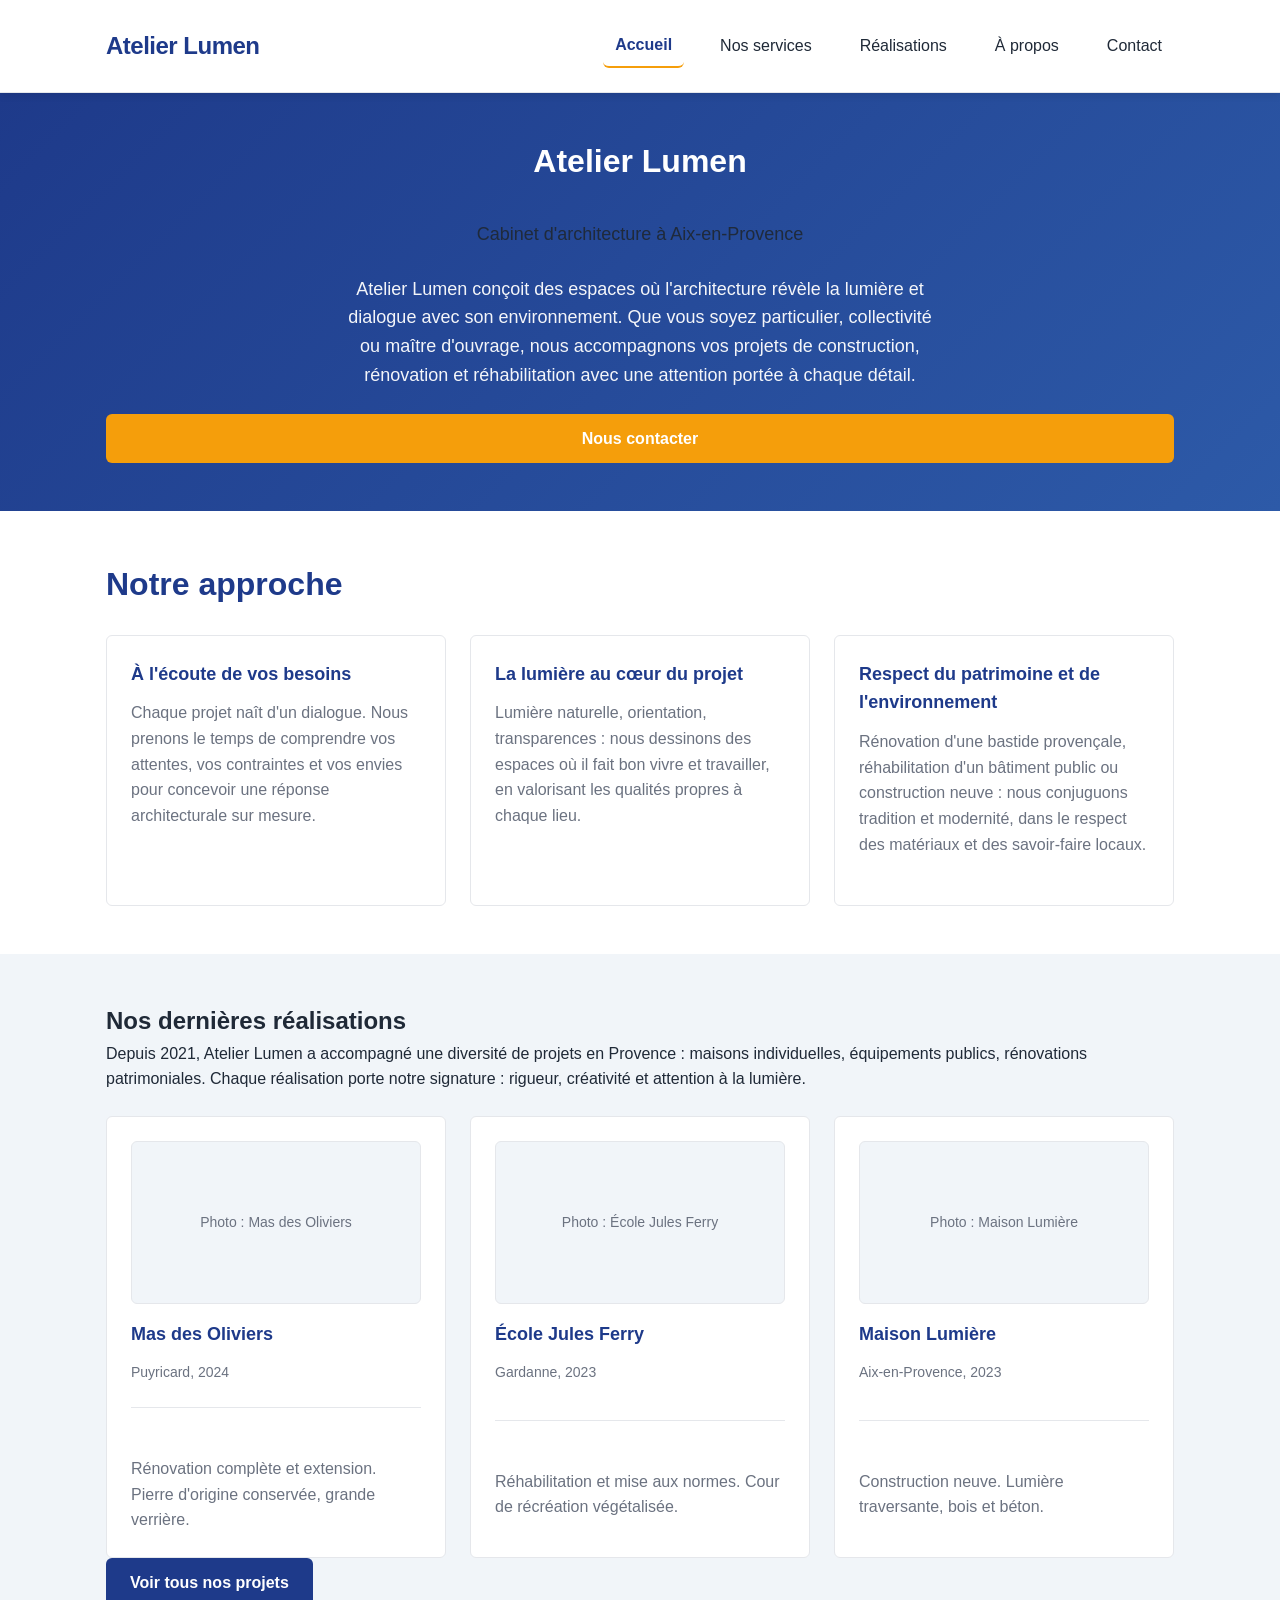
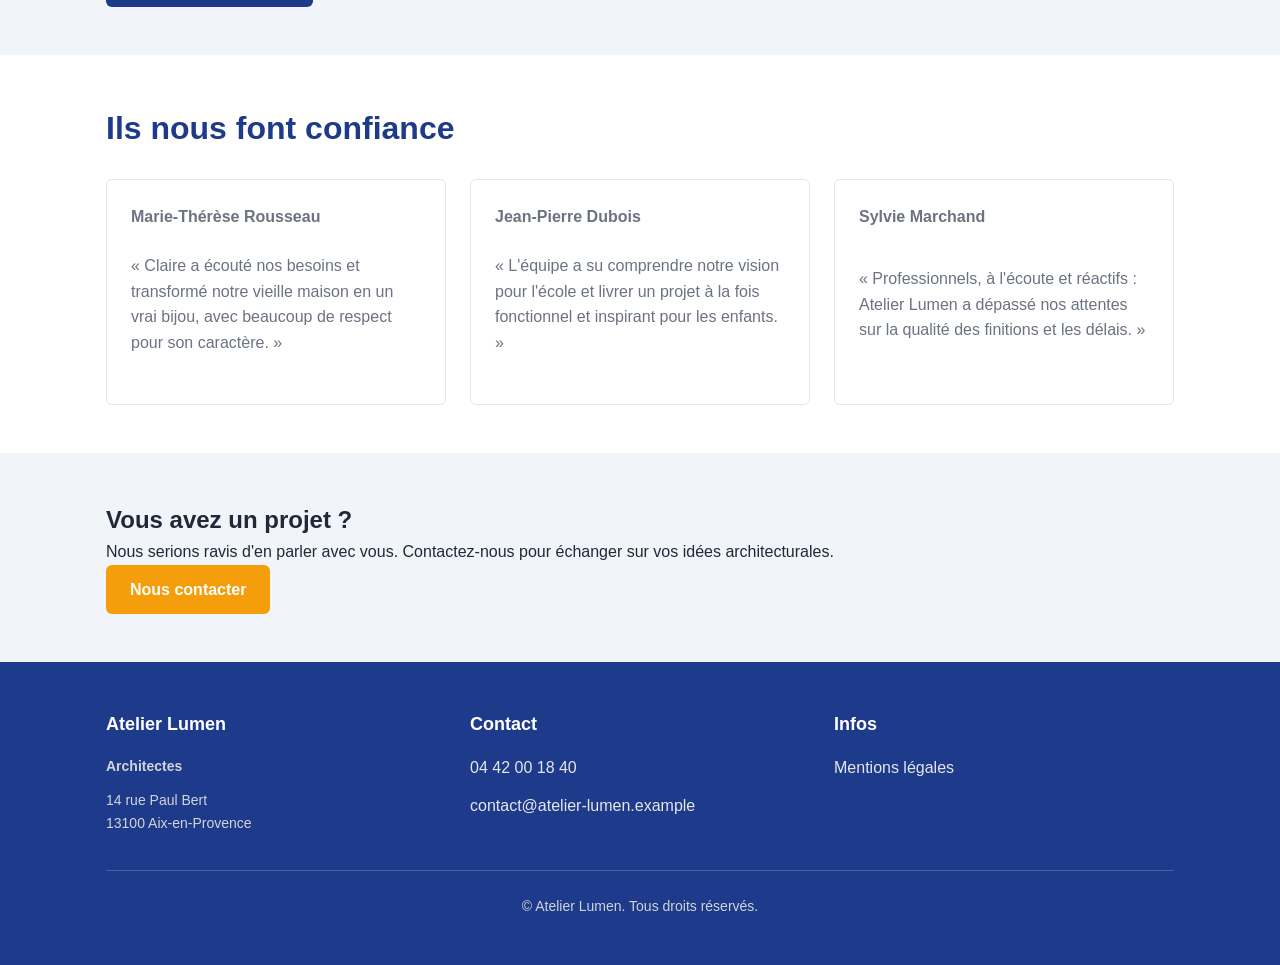
<file: index.html>
<!doctype html>
<html lang="fr">
<head>
<meta charset="utf-8">
<meta name="viewport" content="width=device-width, initial-scale=1">
<title>Atelier Lumen – Cabinet d&#39;architecture</title>
<meta name="description" content="Accueil du cabinet d&#39;architecture Atelier Lumen. Présentation, approche, réalisations récentes, témoignages clients et appel à l&#39;action.">
<meta name="robots" content="noindex, nofollow">
<link rel="stylesheet" href="style.css">
</head>
<body>
<header class="site-header">
  <div class="container">
    <a href="index.html" class="logo">Atelier Lumen</a>
    <nav class="site-nav" aria-label="Menu principal"><a href="index.html" aria-current="page">Accueil</a><a href="nos-services.html">Nos services</a><a href="realisations.html">Réalisations</a><a href="a-propos.html">À propos</a><a href="contact.html">Contact</a></nav>
  </div>
</header>
<main id="contenu">
<section class="hero">
  <div class="container">
    <h1>Atelier Lumen</h1>
    <p class="lead">Cabinet d'architecture à Aix-en-Provence</p>
    <p>Atelier Lumen conçoit des espaces où l'architecture révèle la lumière et dialogue avec son environnement. Que vous soyez particulier, collectivité ou maître d'ouvrage, nous accompagnons vos projets de construction, rénovation et réhabilitation avec une attention portée à chaque détail.</p>
    <a href="contact.html" class="btn">Nous contacter</a>
  </div>
</section>

<section class="section">
  <div class="container">
    <h2>Notre approche</h2>
    <div class="grid">
      <div class="card">
        <h3>À l'écoute de vos besoins</h3>
        <p>Chaque projet naît d'un dialogue. Nous prenons le temps de comprendre vos attentes, vos contraintes et vos envies pour concevoir une réponse architecturale sur mesure.</p>
      </div>
      <div class="card">
        <h3>La lumière au cœur du projet</h3>
        <p>Lumière naturelle, orientation, transparences : nous dessinons des espaces où il fait bon vivre et travailler, en valorisant les qualités propres à chaque lieu.</p>
      </div>
      <div class="card">
        <h3>Respect du patrimoine et de l'environnement</h3>
        <p>Rénovation d'une bastide provençale, réhabilitation d'un bâtiment public ou construction neuve : nous conjuguons tradition et modernité, dans le respect des matériaux et des savoir-faire locaux.</p>
      </div>
    </div>
  </div>
</section>

<section class="section-alt">
  <div class="container">
    <h2>Nos dernières réalisations</h2>
    <p>Depuis 2021, Atelier Lumen a accompagné une diversité de projets en Provence : maisons individuelles, équipements publics, rénovations patrimoniales. Chaque réalisation porte notre signature : rigueur, créativité et attention à la lumière.</p>
    <div class="grid">
      <a href="realisation-mas-des-oliviers.html" class="card">
        <div class="placeholder-img" role="img" aria-label="Mas des Oliviers à Puyricard, façade en pierre avec grande verrière">Photo : Mas des Oliviers</div>
        <h3>Mas des Oliviers</h3>
        <p class="detail-meta">Puyricard, 2024</p>
        <p>Rénovation complète et extension. Pierre d'origine conservée, grande verrière.</p>
      </a>
      <a href="realisation-ecole-jules-ferry.html" class="card">
        <div class="placeholder-img" role="img" aria-label="École Jules Ferry à Gardanne, cour végétalisée">Photo : École Jules Ferry</div>
        <h3>École Jules Ferry</h3>
        <p class="detail-meta">Gardanne, 2023</p>
        <p>Réhabilitation et mise aux normes. Cour de récréation végétalisée.</p>
      </a>
      <a href="realisation-maison-lumiere.html" class="card">
        <div class="placeholder-img" role="img" aria-label="Maison Lumière à Aix-en-Provence, façade bois et béton">Photo : Maison Lumière</div>
        <h3>Maison Lumière</h3>
        <p class="detail-meta">Aix-en-Provence, 2023</p>
        <p>Construction neuve. Lumière traversante, bois et béton.</p>
      </a>
    </div>
    <div>
      <a href="realisations.html" class="btn-secondary">Voir tous nos projets</a>
    </div>
  </div>
</section>

<section class="section">
  <div class="container">
    <h2>Ils nous font confiance</h2>
    <div class="grid">
      <div class="card">
        <p><strong>Marie-Thérèse Rousseau</strong></p>
        <p>« Claire a écouté nos besoins et transformé notre vieille maison en un vrai bijou, avec beaucoup de respect pour son caractère. »</p>
      </div>
      <div class="card">
        <p><strong>Jean-Pierre Dubois</strong></p>
        <p>« L&#39;équipe a su comprendre notre vision pour l&#39;école et livrer un projet à la fois fonctionnel et inspirant pour les enfants. »</p>
      </div>
      <div class="card">
        <p><strong>Sylvie Marchand</strong></p>
        <p>« Professionnels, à l&#39;écoute et réactifs : Atelier Lumen a dépassé nos attentes sur la qualité des finitions et les délais. »</p>
      </div>
    </div>
  </div>
</section>

<section class="section-alt">
  <div class="container">
    <h2>Vous avez un projet ?</h2>
    <p>Nous serions ravis d'en parler avec vous. Contactez-nous pour échanger sur vos idées architecturales.</p>
    <div>
      <a href="contact.html" class="btn">Nous contacter</a>
    </div>
  </div>
</section>
</main>
<footer class="site-footer">
  <div class="container">
    <div>
      <h3>Atelier Lumen</h3>
      <p><strong>Architectes</strong></p>
      <p>14 rue Paul Bert<br>13100 Aix-en-Provence</p>
    </div>
    <div>
      <h3>Contact</h3>
      <a href="tel:0442001840">04 42 00 18 40</a>
      <a href="mailto:contact@atelier-lumen.example">contact@atelier-lumen.example</a>
    </div>
    <div>
      <h3>Infos</h3>
      <a href="mentions-legales.html">Mentions légales</a>
    </div>
    <div class="copyright">
      © <span id="year"></span> Atelier Lumen. Tous droits réservés.
      
    </div>
  </div>
</footer>
</body>
</html>
</file>
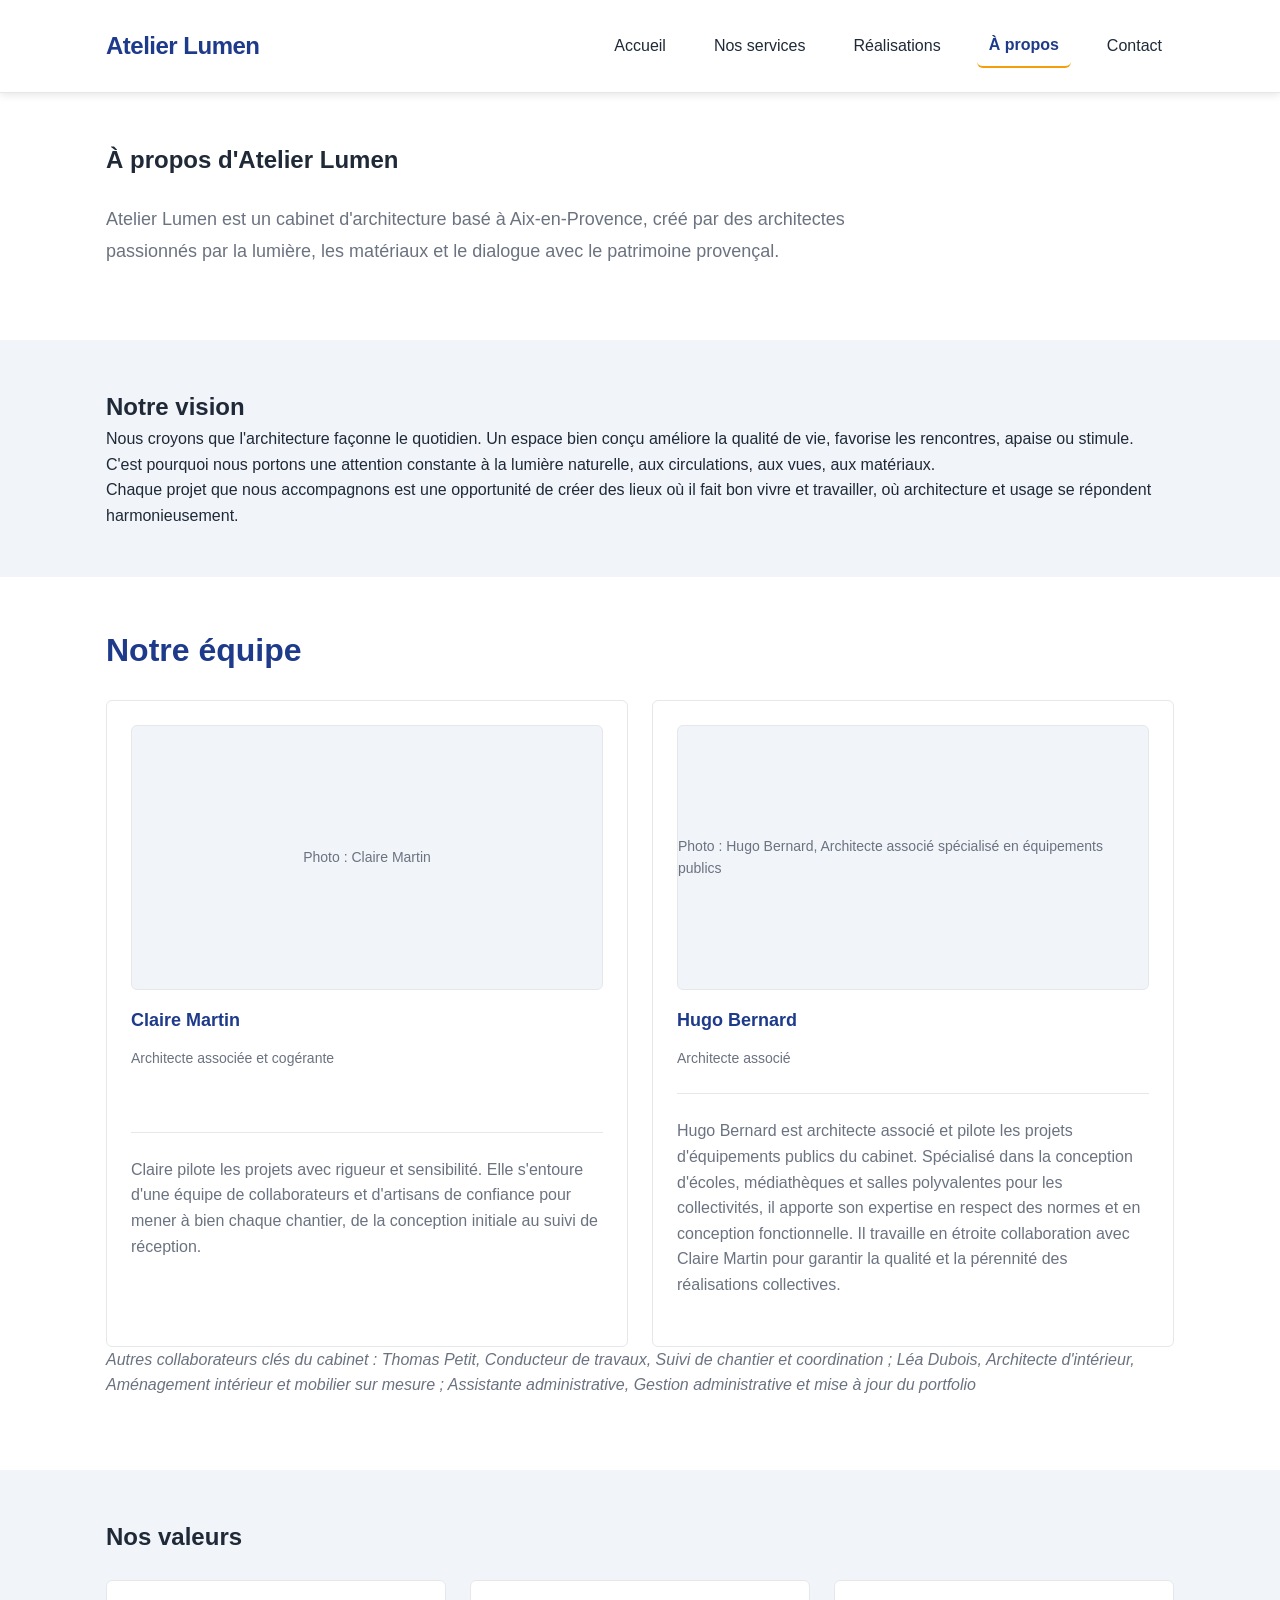
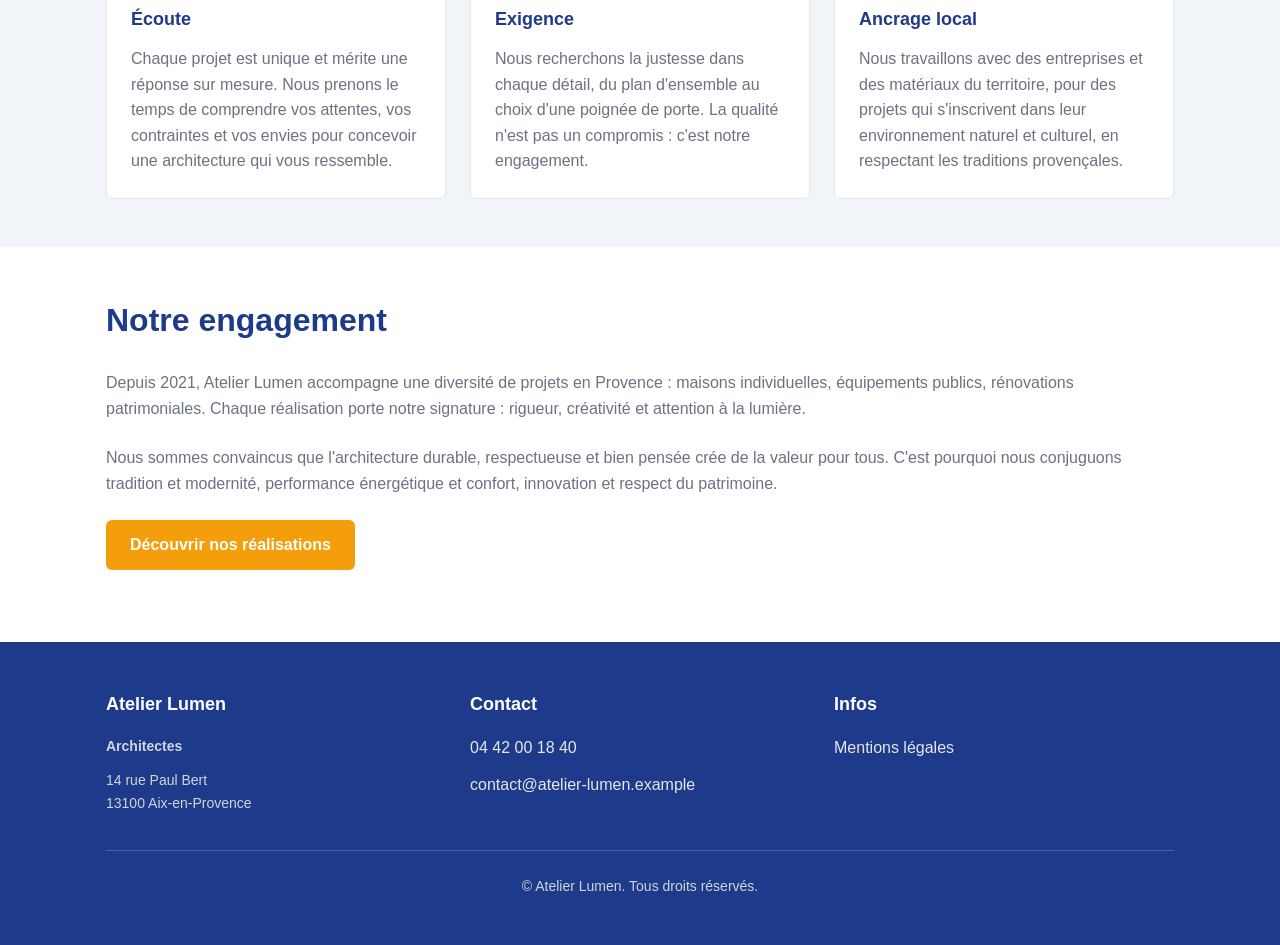
<file: a-propos.html>
<!doctype html>
<html lang="fr">
<head>
<meta charset="utf-8">
<meta name="viewport" content="width=device-width, initial-scale=1">
<title>À propos – Atelier Lumen · Atelier Lumen – Cabinet d&#39;architecture</title>
<meta name="description" content="À propos d&#39;Atelier Lumen – Découvrez notre vision, notre équipe et nos valeurs en architecture.">
<meta name="robots" content="noindex, nofollow">
<link rel="stylesheet" href="style.css">
</head>
<body>
<header class="site-header">
  <div class="container">
    <a href="index.html" class="logo">Atelier Lumen</a>
    <nav class="site-nav" aria-label="Menu principal"><a href="index.html">Accueil</a><a href="nos-services.html">Nos services</a><a href="realisations.html">Réalisations</a><a href="a-propos.html" aria-current="page">À propos</a><a href="contact.html">Contact</a></nav>
  </div>
</header>
<main id="contenu">
<section class="section">
  <div class="container">
    <h1>À propos d'Atelier Lumen</h1>
    <p class="lead">Atelier Lumen est un cabinet d'architecture basé à Aix-en-Provence, créé par des architectes passionnés par la lumière, les matériaux et le dialogue avec le patrimoine provençal.</p>
  </div>
</section>

<section class="section-alt">
  <div class="container">
    <h2>Notre vision</h2>
    <p>Nous croyons que l'architecture façonne le quotidien. Un espace bien conçu améliore la qualité de vie, favorise les rencontres, apaise ou stimule. C'est pourquoi nous portons une attention constante à la lumière naturelle, aux circulations, aux vues, aux matériaux.</p>
    <p>Chaque projet que nous accompagnons est une opportunité de créer des lieux où il fait bon vivre et travailler, où architecture et usage se répondent harmonieusement.</p>
  </div>
</section>

<section class="section">
  <div class="container">
    <h2>Notre équipe</h2>
    <div class="grid">
      <div class="card">
        <div class="placeholder-img" role="img" aria-label="Portrait de Claire Martin, architecte associée et cogérante">Photo : Claire Martin</div>
        <h3>Claire Martin</h3>
        <p class="detail-meta">Architecte associée et cogérante</p>
        <p>Claire pilote les projets avec rigueur et sensibilité. Elle s'entoure d'une équipe de collaborateurs et d'artisans de confiance pour mener à bien chaque chantier, de la conception initiale au suivi de réception.</p>
      </div>
      <div class="card">
        <div class="placeholder-img" role="img" aria-label="Hugo Bernard en contexte de chantier ou de bureau, Architecte associé spécialisé en équipements publics">Photo : Hugo Bernard, Architecte associé spécialisé en équipements publics</div>
        <h3>Hugo Bernard</h3>
        <p class="detail-meta">Architecte associé</p>
        <p>Hugo Bernard est architecte associé et pilote les projets d'équipements publics du cabinet. Spécialisé dans la conception d'écoles, médiathèques et salles polyvalentes pour les collectivités, il apporte son expertise en respect des normes et en conception fonctionnelle. Il travaille en étroite collaboration avec Claire Martin pour garantir la qualité et la pérennité des réalisations collectives.</p>
      </div>
    </div>
    <p><em>Autres collaborateurs clés du cabinet : Thomas Petit, Conducteur de travaux, Suivi de chantier et coordination ; Léa Dubois, Architecte d'intérieur, Aménagement intérieur et mobilier sur mesure ; Assistante administrative, Gestion administrative et mise à jour du portfolio</em></p>
  </div>
</section>

<section class="section-alt">
  <div class="container">
    <h2>Nos valeurs</h2>
    <div class="grid">
      <div class="card">
        <h3>Écoute</h3>
        <p>Chaque projet est unique et mérite une réponse sur mesure. Nous prenons le temps de comprendre vos attentes, vos contraintes et vos envies pour concevoir une architecture qui vous ressemble.</p>
      </div>
      <div class="card">
        <h3>Exigence</h3>
        <p>Nous recherchons la justesse dans chaque détail, du plan d'ensemble au choix d'une poignée de porte. La qualité n'est pas un compromis : c'est notre engagement.</p>
      </div>
      <div class="card">
        <h3>Ancrage local</h3>
        <p>Nous travaillons avec des entreprises et des matériaux du territoire, pour des projets qui s'inscrivent dans leur environnement naturel et culturel, en respectant les traditions provençales.</p>
      </div>
    </div>
  </div>
</section>

<section class="section">
  <div class="container">
    <h2>Notre engagement</h2>
    <p>Depuis 2021, Atelier Lumen accompagne une diversité de projets en Provence : maisons individuelles, équipements publics, rénovations patrimoniales. Chaque réalisation porte notre signature : rigueur, créativité et attention à la lumière.</p>
    <p>Nous sommes convaincus que l'architecture durable, respectueuse et bien pensée crée de la valeur pour tous. C'est pourquoi nous conjuguons tradition et modernité, performance énergétique et confort, innovation et respect du patrimoine.</p>
    <p><a href="realisations.html" class="btn">Découvrir nos réalisations</a></p>
  </div>
</section>
</main>
<footer class="site-footer">
  <div class="container">
    <div>
      <h3>Atelier Lumen</h3>
      <p><strong>Architectes</strong></p>
      <p>14 rue Paul Bert<br>13100 Aix-en-Provence</p>
    </div>
    <div>
      <h3>Contact</h3>
      <a href="tel:0442001840">04 42 00 18 40</a>
      <a href="mailto:contact@atelier-lumen.example">contact@atelier-lumen.example</a>
    </div>
    <div>
      <h3>Infos</h3>
      <a href="mentions-legales.html">Mentions légales</a>
    </div>
    <div class="copyright">
      © <span id="year"></span> Atelier Lumen. Tous droits réservés.
      
    </div>
  </div>
</footer>
</body>
</html>
</file>
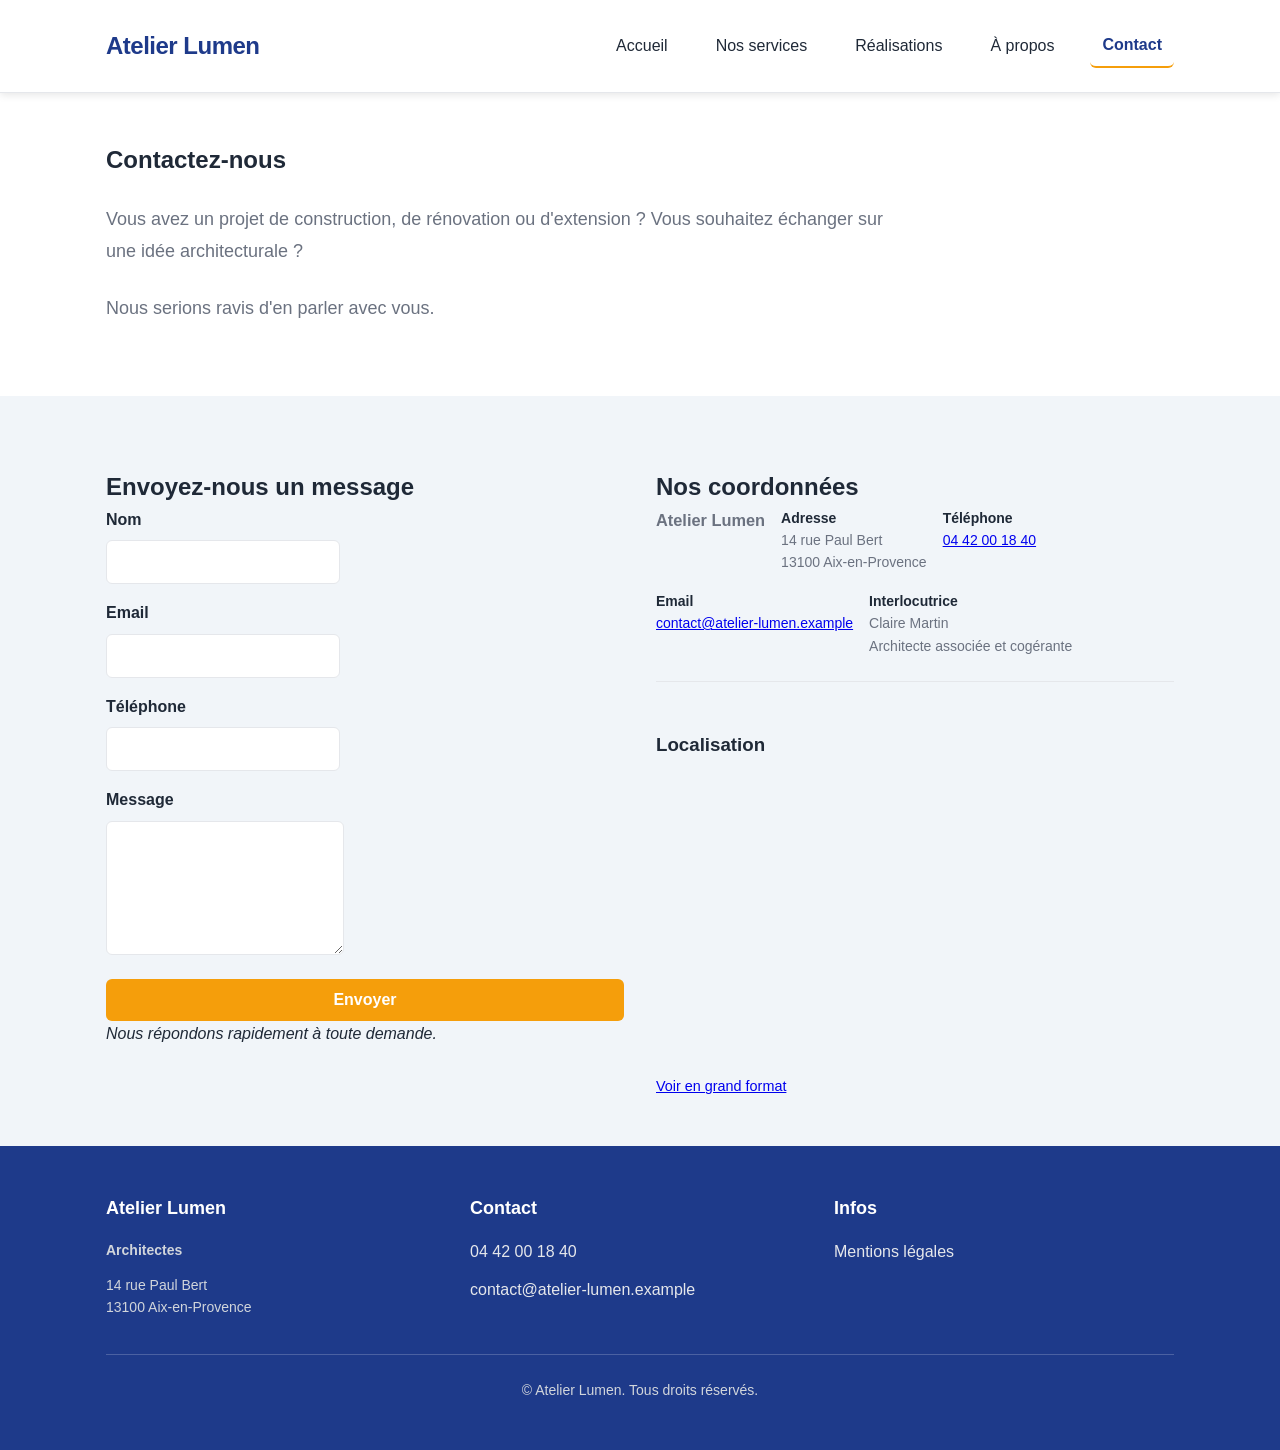
<file: contact.html>
<!doctype html>
<html lang="fr">
<head>
<meta charset="utf-8">
<meta name="viewport" content="width=device-width, initial-scale=1">
<title>Contactez-nous – Atelier Lumen · Atelier Lumen – Cabinet d&#39;architecture</title>
<meta name="description" content="Contactez Atelier Lumen, cabinet d&#39;architecture à Aix-en-Provence. Formulaire de contact, coordonnées complètes et localisation.">
<meta name="robots" content="noindex, nofollow">
<link rel="stylesheet" href="style.css">
</head>
<body>
<header class="site-header">
  <div class="container">
    <a href="index.html" class="logo">Atelier Lumen</a>
    <nav class="site-nav" aria-label="Menu principal"><a href="index.html">Accueil</a><a href="nos-services.html">Nos services</a><a href="realisations.html">Réalisations</a><a href="a-propos.html">À propos</a><a href="contact.html" aria-current="page">Contact</a></nav>
  </div>
</header>
<main id="contenu">
<section class="section">
  <div class="container">
    <h1>Contactez-nous</h1>
    <p class="lead">Vous avez un projet de construction, de rénovation ou d'extension ? Vous souhaitez échanger sur une idée architecturale ?</p>
    <p class="lead">Nous serions ravis d'en parler avec vous.</p>
  </div>
</section>

<section class="section-alt">
  <div class="container">
    <div class="grid" style="grid-template-columns: 1fr 1fr; gap: 2rem;">
      <div>
        <h2>Envoyez-nous un message</h2>
        <form class="contact-form" action="https://formspree.io/f/frm_atelier_lumen_contact_2024" method="POST">
          <div>
            <label for="nom">Nom</label>
            <input type="text" id="nom" name="nom" required aria-required="true">
          </div>
          <div>
            <label for="email">Email</label>
            <input type="email" id="email" name="email" required aria-required="true">
          </div>
          <div>
            <label for="telephone">Téléphone</label>
            <input type="tel" id="telephone" name="telephone">
          </div>
          <div>
            <label for="message">Message</label>
            <textarea id="message" name="message" rows="6" required aria-required="true"></textarea>
          </div>
          <button type="submit" class="btn">Envoyer</button>
        </form>
        <p><em>Nous répondons rapidement à toute demande.</em></p>
      </div>

      <div>
        <h2>Nos coordonnées</h2>
        <div class="detail-meta">
          <h3>Atelier Lumen</h3>
          <p><strong>Adresse</strong><br>
          14 rue Paul Bert<br>
          13100 Aix-en-Provence</p>
          <p><strong>Téléphone</strong><br>
          <a href="tel:+33442001840">04 42 00 18 40</a></p>
          <p><strong>Email</strong><br>
          <a href="mailto:contact@atelier-lumen.example">contact@atelier-lumen.example</a></p>
          <p><strong>Interlocutrice</strong><br>
          Claire Martin<br>
          Architecte associée et cogérante</p>
        </div>

        <h3>Localisation</h3>
        <div role="img" aria-label="Carte interactive montrant le cabinet Atelier Lumen, 14 rue Paul Bert, 13100 Aix-en-Provence">
          <iframe title="Localisation d'Atelier Lumen, 14 rue Paul Bert, Aix-en-Provence" src="https://www.openstreetmap.org/export/embed.html?bbox=5.446,43.527,5.450,43.530&amp;layer=mapnik&amp;marker=43.5282,5.448" width="100%" height="300" style="border:0;" allowfullscreen="" loading="lazy" referrerpolicy="no-referrer-when-downgrade"></iframe>
        </div>
        <p style="font-size: 0.9rem; margin-top: 0.5rem;"><a href="https://www.openstreetmap.org/?mlat=43.5282&amp;mlon=5.448&amp;zoom=16" target="_blank" rel="noopener">Voir en grand format</a></p>
      </div>
    </div>
  </div>
</section>
</main>
<footer class="site-footer">
  <div class="container">
    <div>
      <h3>Atelier Lumen</h3>
      <p><strong>Architectes</strong></p>
      <p>14 rue Paul Bert<br>13100 Aix-en-Provence</p>
    </div>
    <div>
      <h3>Contact</h3>
      <a href="tel:0442001840">04 42 00 18 40</a>
      <a href="mailto:contact@atelier-lumen.example">contact@atelier-lumen.example</a>
    </div>
    <div>
      <h3>Infos</h3>
      <a href="mentions-legales.html">Mentions légales</a>
    </div>
    <div class="copyright">
      © <span id="year"></span> Atelier Lumen. Tous droits réservés.
      
    </div>
  </div>
</footer>
</body>
</html>
</file>
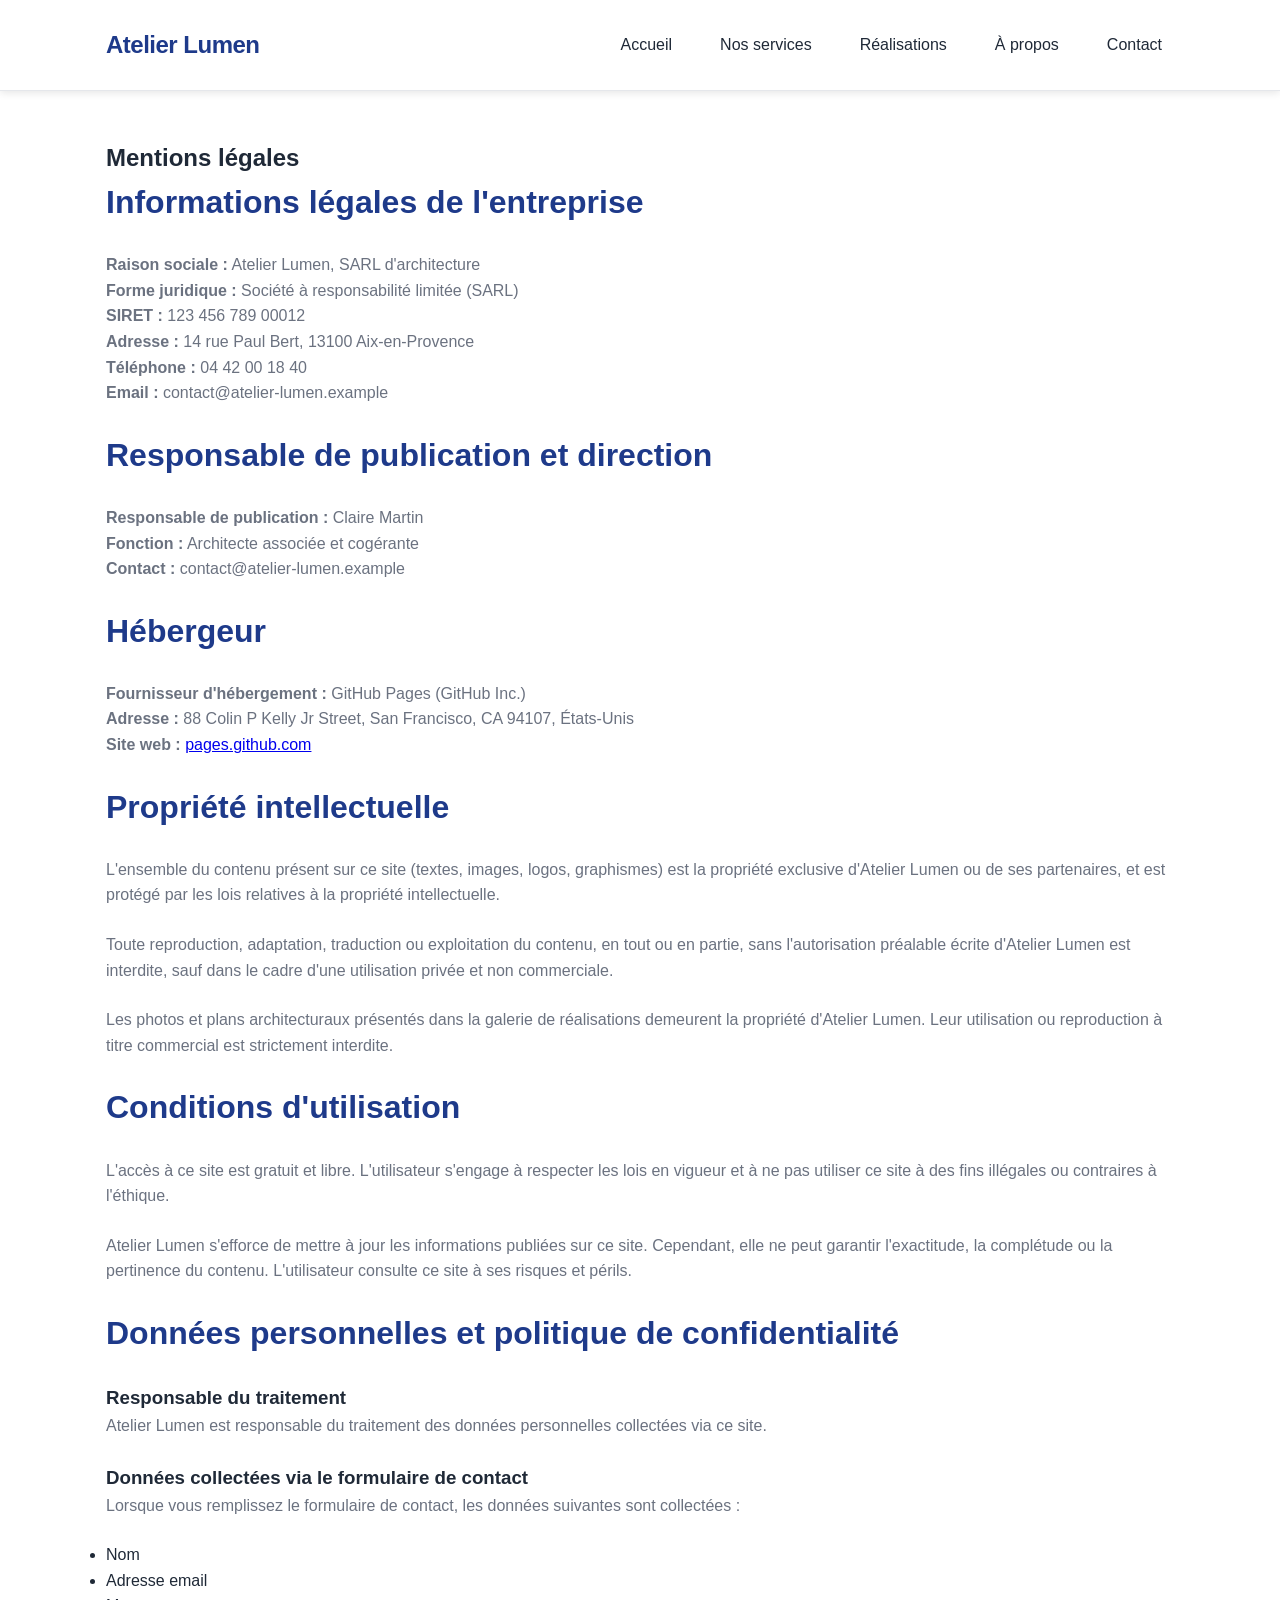
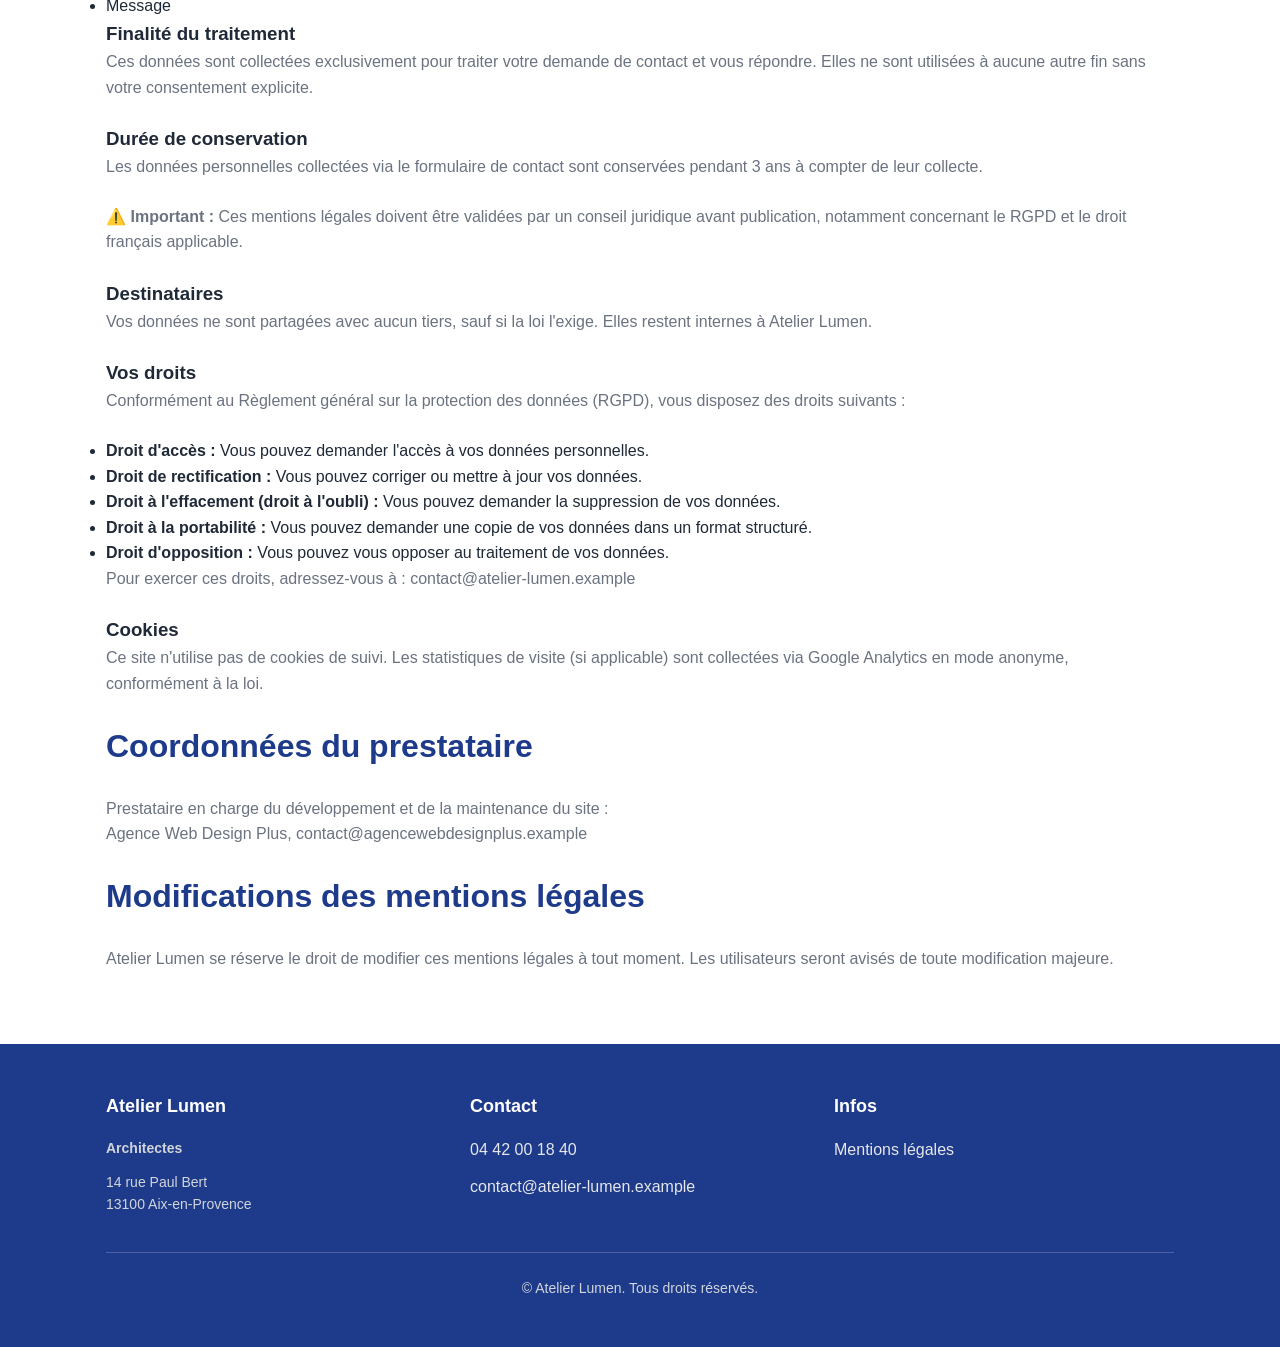
<file: mentions-legales.html>
<!doctype html>
<html lang="fr">
<head>
<meta charset="utf-8">
<meta name="viewport" content="width=device-width, initial-scale=1">
<title>Mentions légales – Atelier Lumen · Atelier Lumen – Cabinet d&#39;architecture</title>
<meta name="description" content="Mentions légales du site Atelier Lumen – Raison sociale, SIRET, responsable de publication, hébergeur, propriété intellectuelle, RGPD et données personnelles.">
<meta name="robots" content="noindex, nofollow">
<link rel="stylesheet" href="style.css">
</head>
<body>
<header class="site-header">
  <div class="container">
    <a href="index.html" class="logo">Atelier Lumen</a>
    <nav class="site-nav" aria-label="Menu principal"><a href="index.html">Accueil</a><a href="nos-services.html">Nos services</a><a href="realisations.html">Réalisations</a><a href="a-propos.html">À propos</a><a href="contact.html">Contact</a></nav>
  </div>
</header>
<main id="contenu">
<section class="section">
  <div class="container">
    <h1>Mentions légales</h1>

    <h2>Informations légales de l'entreprise</h2>
    <p>
      <strong>Raison sociale :</strong> Atelier Lumen, SARL d'architecture<br>
      <strong>Forme juridique :</strong> Société à responsabilité limitée (SARL)<br>
      <strong>SIRET :</strong> 123 456 789 00012<br>
      <strong>Adresse :</strong> 14 rue Paul Bert, 13100 Aix-en-Provence<br>
      <strong>Téléphone :</strong> 04 42 00 18 40<br>
      <strong>Email :</strong> contact@atelier-lumen.example
    </p>

    <h2>Responsable de publication et direction</h2>
    <p>
      <strong>Responsable de publication :</strong> Claire Martin<br>
      <strong>Fonction :</strong> Architecte associée et cogérante<br>
      <strong>Contact :</strong> contact@atelier-lumen.example
    </p>

    <h2>Hébergeur</h2>
    <p>
      <strong>Fournisseur d'hébergement :</strong> GitHub Pages (GitHub Inc.)<br>
      <strong>Adresse :</strong> 88 Colin P Kelly Jr Street, San Francisco, CA 94107, États-Unis<br>
      <strong>Site web :</strong> <a href="https://pages.github.com" target="_blank" rel="noopener">pages.github.com</a>
    </p>

    <h2>Propriété intellectuelle</h2>
    <p>
      L'ensemble du contenu présent sur ce site (textes, images, logos, graphismes) est la propriété exclusive d'Atelier Lumen ou de ses partenaires, et est protégé par les lois relatives à la propriété intellectuelle.
    </p>
    <p>
      Toute reproduction, adaptation, traduction ou exploitation du contenu, en tout ou en partie, sans l'autorisation préalable écrite d'Atelier Lumen est interdite, sauf dans le cadre d'une utilisation privée et non commerciale.
    </p>
    <p>
      Les photos et plans architecturaux présentés dans la galerie de réalisations demeurent la propriété d'Atelier Lumen. Leur utilisation ou reproduction à titre commercial est strictement interdite.
    </p>

    <h2>Conditions d'utilisation</h2>
    <p>
      L'accès à ce site est gratuit et libre. L'utilisateur s'engage à respecter les lois en vigueur et à ne pas utiliser ce site à des fins illégales ou contraires à l'éthique.
    </p>
    <p>
      Atelier Lumen s'efforce de mettre à jour les informations publiées sur ce site. Cependant, elle ne peut garantir l'exactitude, la complétude ou la pertinence du contenu. L'utilisateur consulte ce site à ses risques et périls.
    </p>

    <h2>Données personnelles et politique de confidentialité</h2>
    <h3>Responsable du traitement</h3>
    <p>
      Atelier Lumen est responsable du traitement des données personnelles collectées via ce site.
    </p>

    <h3>Données collectées via le formulaire de contact</h3>
    <p>
      Lorsque vous remplissez le formulaire de contact, les données suivantes sont collectées :
    </p>
    <ul>
      <li>Nom</li>
      <li>Adresse email</li>
      <li>Message</li>
    </ul>

    <h3>Finalité du traitement</h3>
    <p>
      Ces données sont collectées exclusivement pour traiter votre demande de contact et vous répondre. Elles ne sont utilisées à aucune autre fin sans votre consentement explicite.
    </p>

    <h3>Durée de conservation</h3>
    <p>
      Les données personnelles collectées via le formulaire de contact sont conservées pendant 3 ans à compter de leur collecte.
    </p>
    <p class="badge">
      ⚠️ <strong>Important :</strong> Ces mentions légales doivent être validées par un conseil juridique avant publication, notamment concernant le RGPD et le droit français applicable.
    </p>

    <h3>Destinataires</h3>
    <p>
      Vos données ne sont partagées avec aucun tiers, sauf si la loi l'exige. Elles restent internes à Atelier Lumen.
    </p>

    <h3>Vos droits</h3>
    <p>
      Conformément au Règlement général sur la protection des données (RGPD), vous disposez des droits suivants :
    </p>
    <ul>
      <li><strong>Droit d'accès :</strong> Vous pouvez demander l'accès à vos données personnelles.</li>
      <li><strong>Droit de rectification :</strong> Vous pouvez corriger ou mettre à jour vos données.</li>
      <li><strong>Droit à l'effacement (droit à l'oubli) :</strong> Vous pouvez demander la suppression de vos données.</li>
      <li><strong>Droit à la portabilité :</strong> Vous pouvez demander une copie de vos données dans un format structuré.</li>
      <li><strong>Droit d'opposition :</strong> Vous pouvez vous opposer au traitement de vos données.</li>
    </ul>
    <p>
      Pour exercer ces droits, adressez-vous à : contact@atelier-lumen.example
    </p>

    <h3>Cookies</h3>
    <p>
      Ce site n'utilise pas de cookies de suivi. Les statistiques de visite (si applicable) sont collectées via Google Analytics en mode anonyme, conformément à la loi.
    </p>

    <h2>Coordonnées du prestataire</h2>
    <p>
      Prestataire en charge du développement et de la maintenance du site :<br>
      Agence Web Design Plus, contact@agencewebdesignplus.example
    </p>

    <h2>Modifications des mentions légales</h2>
    <p>
      Atelier Lumen se réserve le droit de modifier ces mentions légales à tout moment. Les utilisateurs seront avisés de toute modification majeure.
    </p>
  </div>
</section>
</main>
<footer class="site-footer">
  <div class="container">
    <div>
      <h3>Atelier Lumen</h3>
      <p><strong>Architectes</strong></p>
      <p>14 rue Paul Bert<br>13100 Aix-en-Provence</p>
    </div>
    <div>
      <h3>Contact</h3>
      <a href="tel:0442001840">04 42 00 18 40</a>
      <a href="mailto:contact@atelier-lumen.example">contact@atelier-lumen.example</a>
    </div>
    <div>
      <h3>Infos</h3>
      <a href="mentions-legales.html">Mentions légales</a>
    </div>
    <div class="copyright">
      © <span id="year"></span> Atelier Lumen. Tous droits réservés.
      
    </div>
  </div>
</footer>
</body>
</html>
</file>
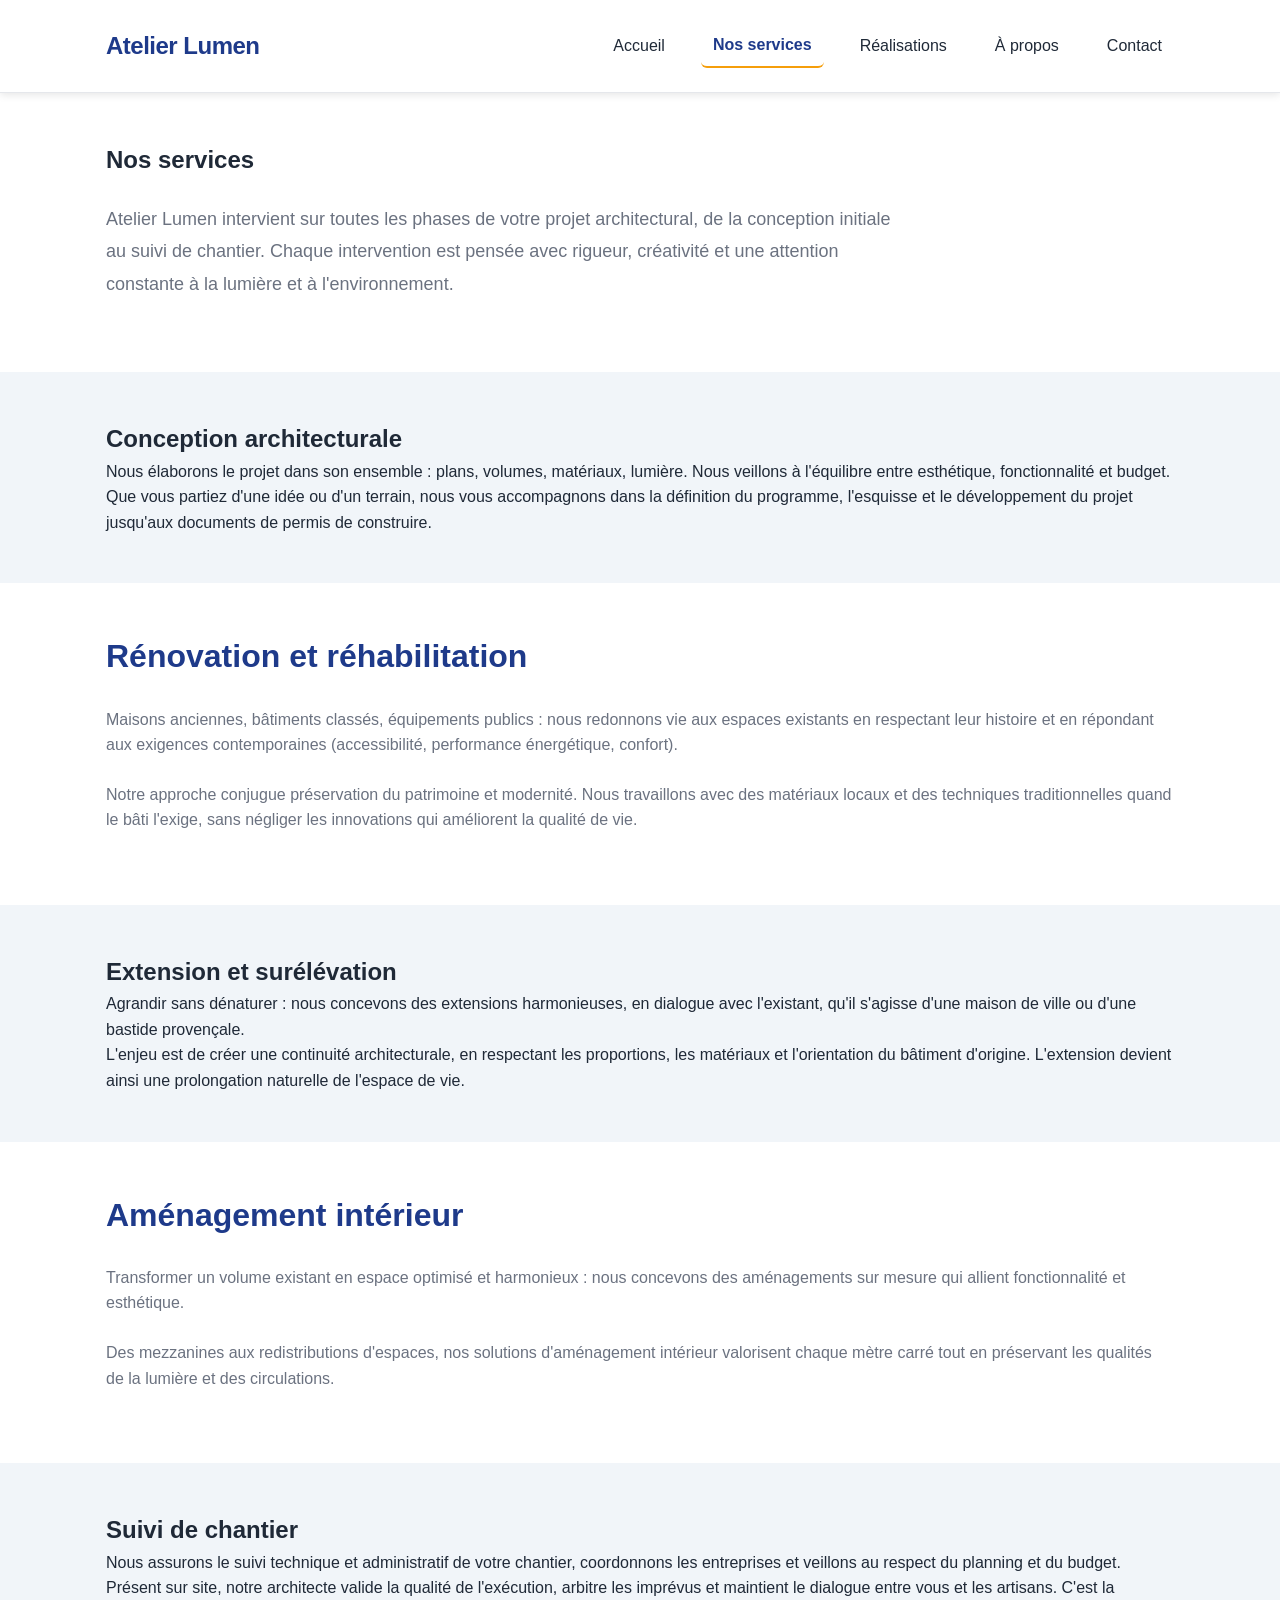
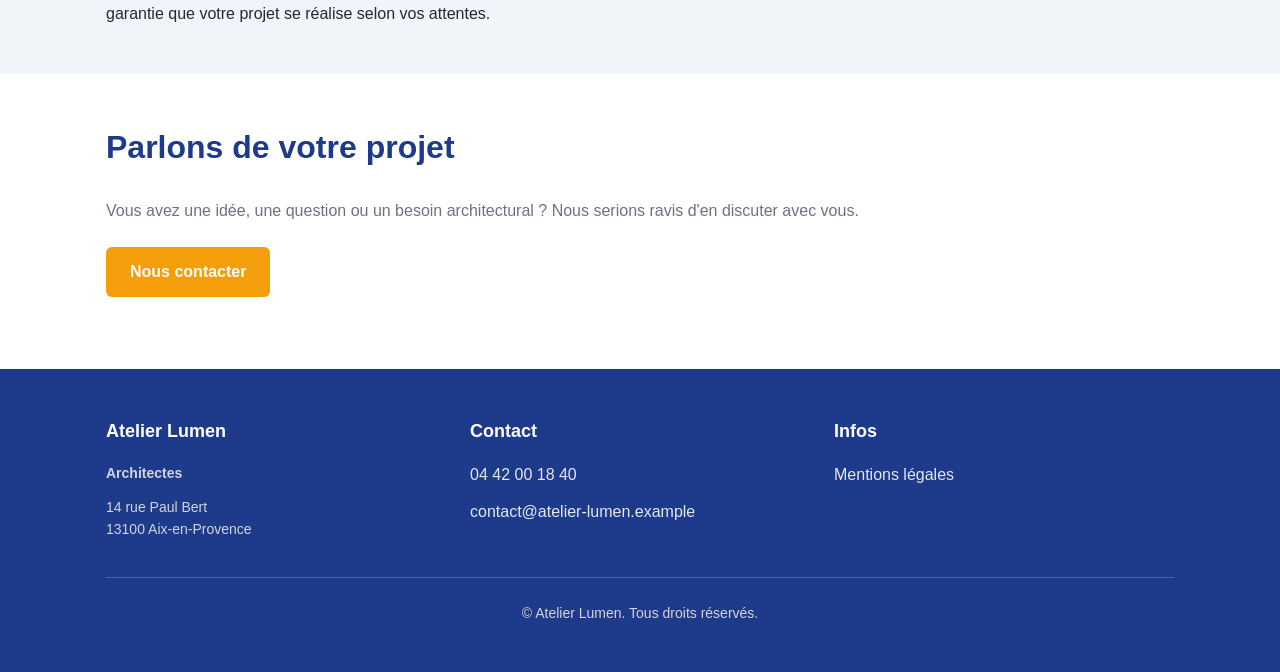
<file: nos-services.html>
<!doctype html>
<html lang="fr">
<head>
<meta charset="utf-8">
<meta name="viewport" content="width=device-width, initial-scale=1">
<title>Nos services – Atelier Lumen · Atelier Lumen – Cabinet d&#39;architecture</title>
<meta name="description" content="Découvrez les 5 domaines d&#39;intervention d&#39;Atelier Lumen : conception, rénovation, extension, aménagement et suivi de chantier en Provence.">
<meta name="robots" content="noindex, nofollow">
<link rel="stylesheet" href="style.css">
</head>
<body>
<header class="site-header">
  <div class="container">
    <a href="index.html" class="logo">Atelier Lumen</a>
    <nav class="site-nav" aria-label="Menu principal"><a href="index.html">Accueil</a><a href="nos-services.html" aria-current="page">Nos services</a><a href="realisations.html">Réalisations</a><a href="a-propos.html">À propos</a><a href="contact.html">Contact</a></nav>
  </div>
</header>
<main id="contenu">
<section class="section">
  <div class="container">
    <h1>Nos services</h1>
    <p class="lead">Atelier Lumen intervient sur toutes les phases de votre projet architectural, de la conception initiale au suivi de chantier. Chaque intervention est pensée avec rigueur, créativité et une attention constante à la lumière et à l'environnement.</p>
  </div>
</section>

<section class="section-alt">
  <div class="container">
    <h2>Conception architecturale</h2>
    <p>Nous élaborons le projet dans son ensemble : plans, volumes, matériaux, lumière. Nous veillons à l'équilibre entre esthétique, fonctionnalité et budget.</p>
    <p>Que vous partiez d'une idée ou d'un terrain, nous vous accompagnons dans la définition du programme, l'esquisse et le développement du projet jusqu'aux documents de permis de construire.</p>
  </div>
</section>

<section class="section">
  <div class="container">
    <h2>Rénovation et réhabilitation</h2>
    <p>Maisons anciennes, bâtiments classés, équipements publics : nous redonnons vie aux espaces existants en respectant leur histoire et en répondant aux exigences contemporaines (accessibilité, performance énergétique, confort).</p>
    <p>Notre approche conjugue préservation du patrimoine et modernité. Nous travaillons avec des matériaux locaux et des techniques traditionnelles quand le bâti l'exige, sans négliger les innovations qui améliorent la qualité de vie.</p>
  </div>
</section>

<section class="section-alt">
  <div class="container">
    <h2>Extension et surélévation</h2>
    <p>Agrandir sans dénaturer : nous concevons des extensions harmonieuses, en dialogue avec l'existant, qu'il s'agisse d'une maison de ville ou d'une bastide provençale.</p>
    <p>L'enjeu est de créer une continuité architecturale, en respectant les proportions, les matériaux et l'orientation du bâtiment d'origine. L'extension devient ainsi une prolongation naturelle de l'espace de vie.</p>
  </div>
</section>

<section class="section">
  <div class="container">
    <h2>Aménagement intérieur</h2>
    <p>Transformer un volume existant en espace optimisé et harmonieux : nous concevons des aménagements sur mesure qui allient fonctionnalité et esthétique.</p>
    <p>Des mezzanines aux redistributions d'espaces, nos solutions d'aménagement intérieur valorisent chaque mètre carré tout en préservant les qualités de la lumière et des circulations.</p>
  </div>
</section>

<section class="section-alt">
  <div class="container">
    <h2>Suivi de chantier</h2>
    <p>Nous assurons le suivi technique et administratif de votre chantier, coordonnons les entreprises et veillons au respect du planning et du budget.</p>
    <p>Présent sur site, notre architecte valide la qualité de l'exécution, arbitre les imprévus et maintient le dialogue entre vous et les artisans. C'est la garantie que votre projet se réalise selon vos attentes.</p>
  </div>
</section>

<section class="section">
  <div class="container">
    <h2>Parlons de votre projet</h2>
    <p>Vous avez une idée, une question ou un besoin architectural ? Nous serions ravis d'en discuter avec vous.</p>
    <p><a href="contact.html" class="btn">Nous contacter</a></p>
  </div>
</section>
</main>
<footer class="site-footer">
  <div class="container">
    <div>
      <h3>Atelier Lumen</h3>
      <p><strong>Architectes</strong></p>
      <p>14 rue Paul Bert<br>13100 Aix-en-Provence</p>
    </div>
    <div>
      <h3>Contact</h3>
      <a href="tel:0442001840">04 42 00 18 40</a>
      <a href="mailto:contact@atelier-lumen.example">contact@atelier-lumen.example</a>
    </div>
    <div>
      <h3>Infos</h3>
      <a href="mentions-legales.html">Mentions légales</a>
    </div>
    <div class="copyright">
      © <span id="year"></span> Atelier Lumen. Tous droits réservés.
      
    </div>
  </div>
</footer>
</body>
</html>
</file>
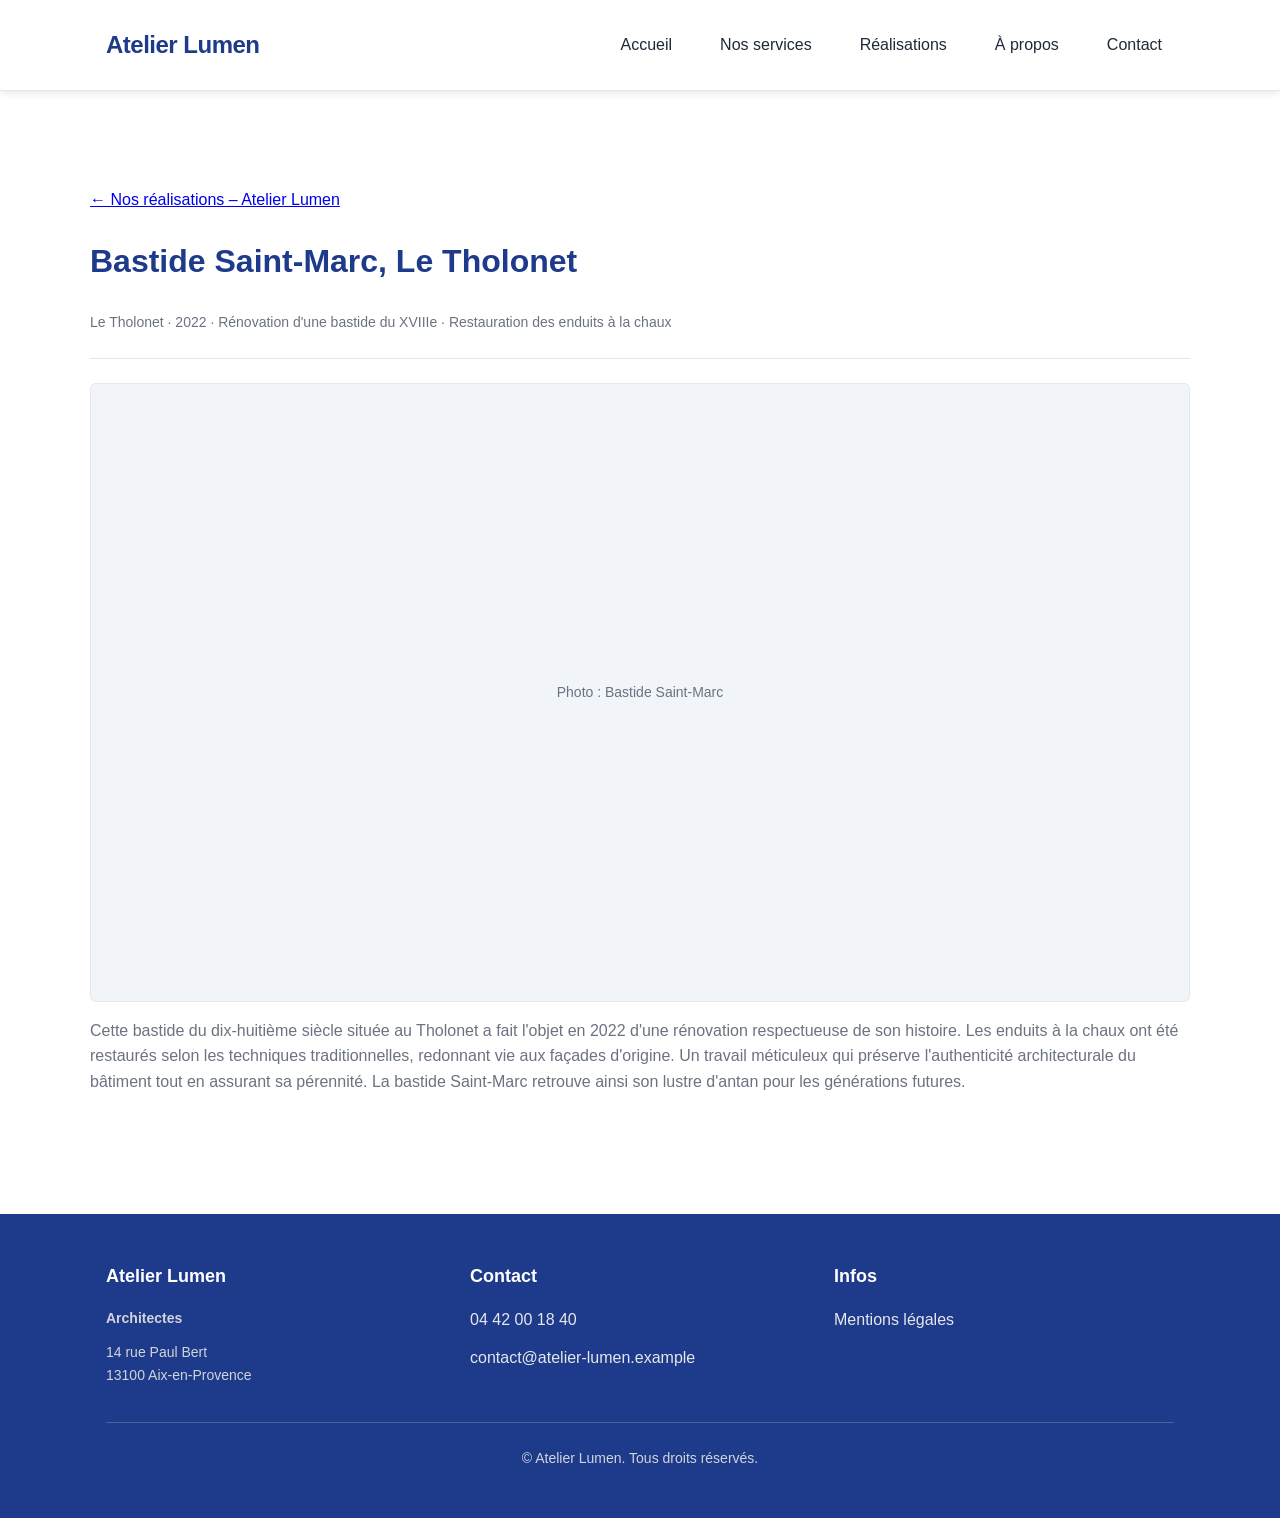
<file: realisation-bastide-saint-marc.html>
<!doctype html>
<html lang="fr">
<head>
<meta charset="utf-8">
<meta name="viewport" content="width=device-width, initial-scale=1">
<title>Bastide Saint-Marc, Le Tholonet · Atelier Lumen – Cabinet d&#39;architecture</title>
<meta name="description" content="Cette bastide du dix-huitième siècle située au Tholonet a fait l&#39;objet en 2022 d&#39;une rénovation respectueuse de son histoire. Les enduits à la chaux ont ét">
<meta name="robots" content="noindex, nofollow">
<link rel="stylesheet" href="style.css">
</head>
<body>
<header class="site-header">
  <div class="container">
    <a href="index.html" class="logo">Atelier Lumen</a>
    <nav class="site-nav" aria-label="Menu principal"><a href="index.html">Accueil</a><a href="nos-services.html">Nos services</a><a href="realisations.html">Réalisations</a><a href="a-propos.html">À propos</a><a href="contact.html">Contact</a></nav>
  </div>
</header>
<main id="contenu">
<section class="section"><div class="container detail">
<p><a href="realisations.html">← Nos réalisations – Atelier Lumen</a></p>
<h1>Bastide Saint-Marc, Le Tholonet</h1>
<p class="detail-meta">Le Tholonet · 2022 · Rénovation d&#39;une bastide du XVIIIe · Restauration des enduits à la chaux</p>
<div class="placeholder-img" role="img" aria-label="Photo : Bastide Saint-Marc">Photo : Bastide Saint-Marc</div>
<p>Cette bastide du dix-huitième siècle située au Tholonet a fait l&#39;objet en 2022 d&#39;une rénovation respectueuse de son histoire. Les enduits à la chaux ont été restaurés selon les techniques traditionnelles, redonnant vie aux façades d&#39;origine. Un travail méticuleux qui préserve l&#39;authenticité architecturale du bâtiment tout en assurant sa pérennité. La bastide Saint-Marc retrouve ainsi son lustre d&#39;antan pour les générations futures.</p>
</div></section>
</main>
<footer class="site-footer">
  <div class="container">
    <div>
      <h3>Atelier Lumen</h3>
      <p><strong>Architectes</strong></p>
      <p>14 rue Paul Bert<br>13100 Aix-en-Provence</p>
    </div>
    <div>
      <h3>Contact</h3>
      <a href="tel:0442001840">04 42 00 18 40</a>
      <a href="mailto:contact@atelier-lumen.example">contact@atelier-lumen.example</a>
    </div>
    <div>
      <h3>Infos</h3>
      <a href="mentions-legales.html">Mentions légales</a>
    </div>
    <div class="copyright">
      © <span id="year"></span> Atelier Lumen. Tous droits réservés.
      
    </div>
  </div>
</footer>
</body>
</html>
</file>
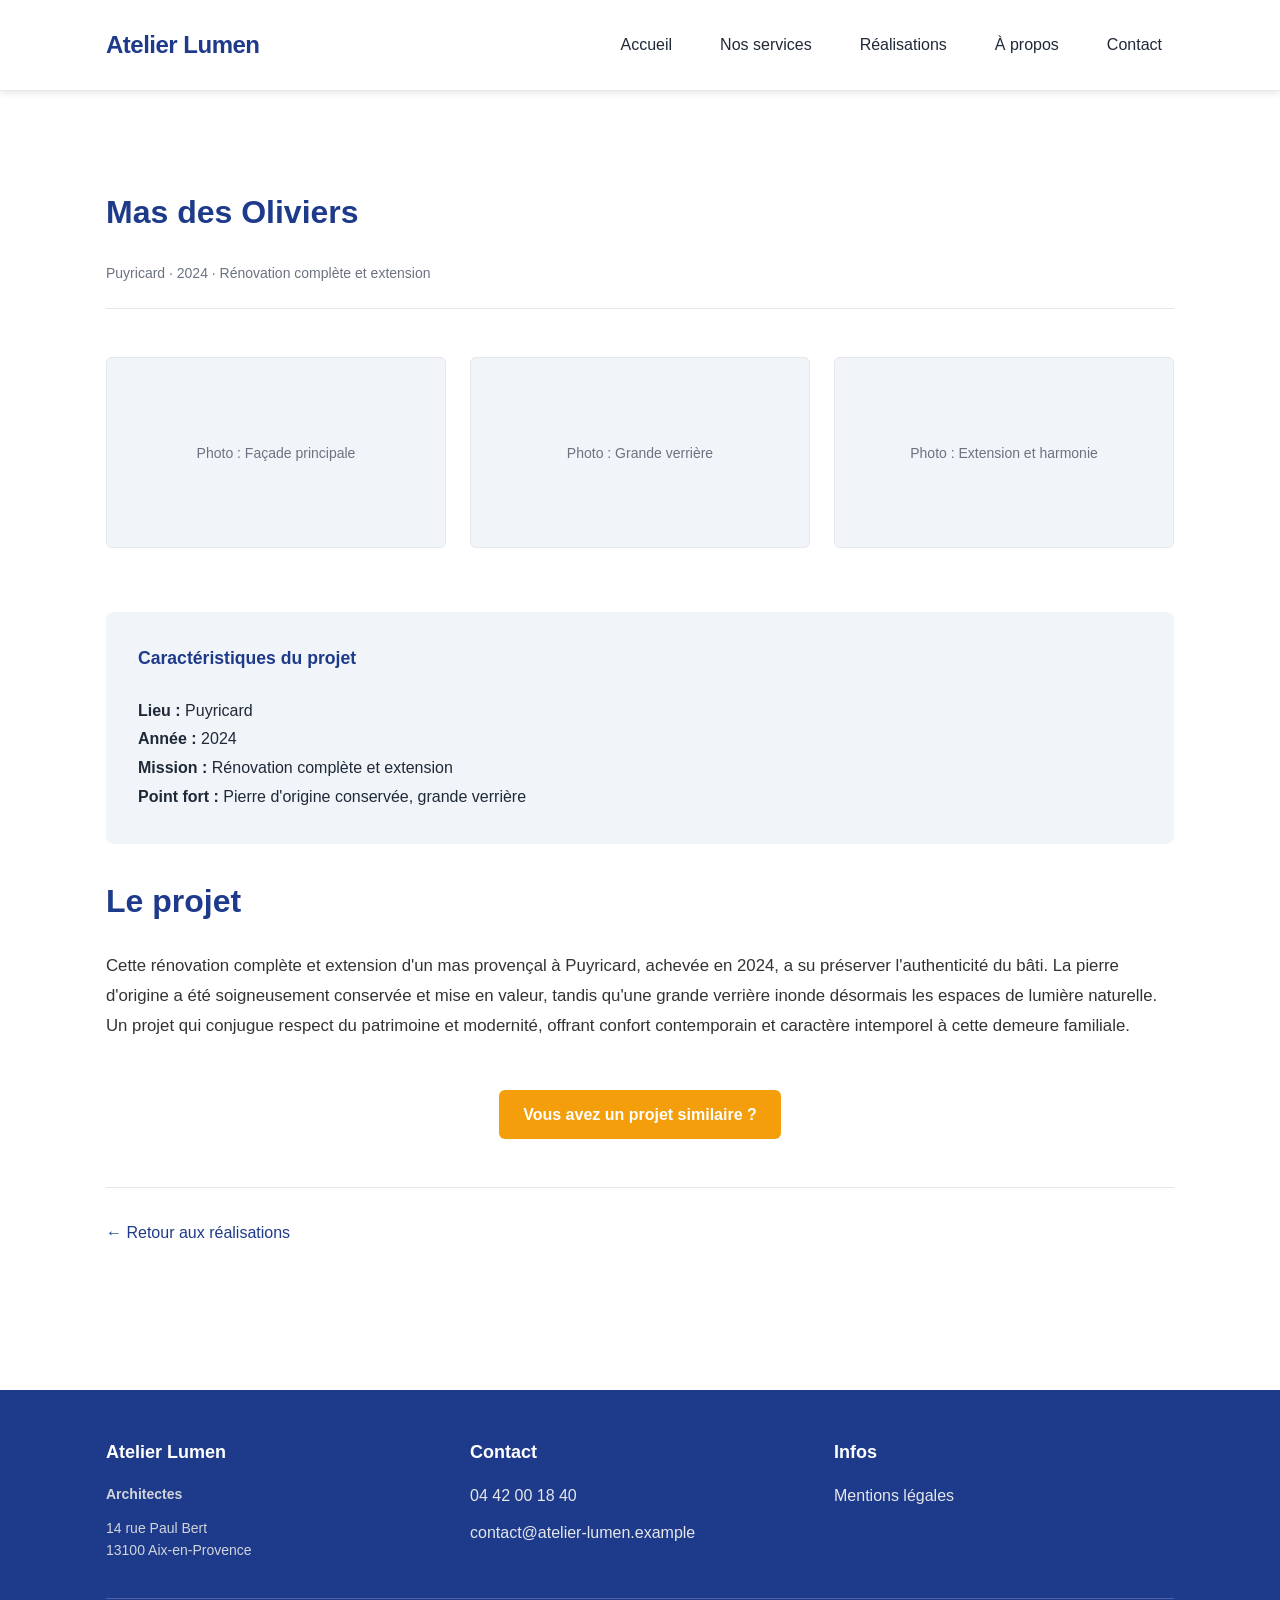
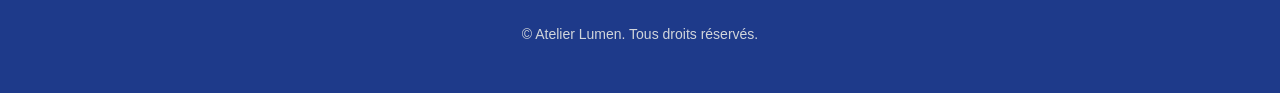
<file: realisation-detail.html>
<!doctype html>
<html lang="fr">
<head>
<meta charset="utf-8">
<meta name="viewport" content="width=device-width, initial-scale=1">
<title>Détail d&#39;une réalisation – Atelier Lumen · Atelier Lumen – Cabinet d&#39;architecture</title>
<meta name="description" content="Détail d&#39;une réalisation architecturale – Atelier Lumen. Photos, descriptif complet et appel à l&#39;action pour projets similaires.">
<meta name="robots" content="noindex, nofollow">
<link rel="stylesheet" href="style.css">
</head>
<body>
<header class="site-header">
  <div class="container">
    <a href="index.html" class="logo">Atelier Lumen</a>
    <nav class="site-nav" aria-label="Menu principal"><a href="index.html">Accueil</a><a href="nos-services.html">Nos services</a><a href="realisations.html">Réalisations</a><a href="a-propos.html">À propos</a><a href="contact.html">Contact</a></nav>
  </div>
</header>
<main id="contenu">
<section class="section">
  <div class="container">
    <div class="detail">
      
      <!-- Titre et localisation -->
      <h1>Mas des Oliviers</h1>
      <div class="detail-meta">
        Puyricard · 2024 · Rénovation complète et extension
      </div>

      <!-- Galerie photos -->
      <div class="grid" style="gap: 1.5rem; margin: 3rem 0;">
        <div class="placeholder-img" role="img" aria-label="Vue extérieure du mas rénové avec pierre d'origine et grande verrière">Photo : Façade principale</div>
        <div class="placeholder-img" role="img" aria-label="Détail de la grande verrière inondant les espaces de lumière">Photo : Grande verrière</div>
        <div class="placeholder-img" role="img" aria-label="Vue d'ensemble montrant l'extension en harmonie avec l'existant">Photo : Extension et harmonie</div>
      </div>

      <!-- Bloc informations -->
      <div class="detail-info" style="background: #F1F5F9; padding: 2rem; border-radius: 0.5rem; margin: 2rem 0;">
        <h2 style="margin-top: 0; font-size: 1.1rem; color: #1E3A8A;">Caractéristiques du projet</h2>
        <ul style="list-style: none; padding: 0; line-height: 1.8;">
          <li><strong>Lieu :</strong> Puyricard</li>
          <li><strong>Année :</strong> 2024</li>
          <li><strong>Mission :</strong> Rénovation complète et extension</li>
          <li><strong>Point fort :</strong> Pierre d'origine conservée, grande verrière</li>
        </ul>
      </div>

      <!-- Texte descriptif -->
      <h2>Le projet</h2>
      <p style="line-height: 1.8; font-size: 1.05rem; color: #333;">
        Cette rénovation complète et extension d'un mas provençal à Puyricard, achevée en 2024, a su préserver l'authenticité du bâti. La pierre d'origine a été soigneusement conservée et mise en valeur, tandis qu'une grande verrière inonde désormais les espaces de lumière naturelle. Un projet qui conjugue respect du patrimoine et modernité, offrant confort contemporain et caractère intemporel à cette demeure familiale.
      </p>

      <!-- Bouton d'appel à l'action -->
      <div style="margin: 3rem 0; text-align: center;">
        <a href="contact.html" class="btn">Vous avez un projet similaire ?</a>
      </div>

      <!-- Navigation -->
      <div style="margin: 3rem 0; padding-top: 2rem; border-top: 1px solid #e5e7eb;">
        <a href="realisations.html" style="color: #1E3A8A; text-decoration: none; font-weight: 500;">← Retour aux réalisations</a>
      </div>

    </div>
  </div>
</section>

<!-- ARCHITECTURE : Cette page realisation-detail.html est codée en dur pour une seule réalisation (Mas des Oliviers). 
Selon l'arbitrage rendu n°1, deux options sont possibles :
1. Créer 6 fichiers HTML statiques distincts (realisation-mas-des-oliviers.html, realisation-ecole-jules-ferry.html, etc.) listés dans pages_detail du plan du site.
2. Implémenter une page paramétrée par URL (?id=mas-des-oliviers) avec JavaScript léger pour charger les données depuis data.json.

Cette version respecte l'option 1 : une page HTML par réalisation. Le présent fichier traite Mas des Oliviers uniquement.
Duplicata cette structure pour les 5 autres réalisations (École Jules Ferry, Maison Lumière, Médiathèque des Sources, Bastide Saint-Marc, Loft Mirabeau) en adaptant h1, detail-meta, aria-label des photos, bloc d'infos et texte descriptif selon la série validée dans taches_realisees.
INSTRUCTION POUR L'ARBITRE : Valider le nombre de fichiers à générer (6 pages HTML ou 1 page + script) avant production complète.
-->
</main>
<footer class="site-footer">
  <div class="container">
    <div>
      <h3>Atelier Lumen</h3>
      <p><strong>Architectes</strong></p>
      <p>14 rue Paul Bert<br>13100 Aix-en-Provence</p>
    </div>
    <div>
      <h3>Contact</h3>
      <a href="tel:0442001840">04 42 00 18 40</a>
      <a href="mailto:contact@atelier-lumen.example">contact@atelier-lumen.example</a>
    </div>
    <div>
      <h3>Infos</h3>
      <a href="mentions-legales.html">Mentions légales</a>
    </div>
    <div class="copyright">
      © <span id="year"></span> Atelier Lumen. Tous droits réservés.
      
    </div>
  </div>
</footer>
</body>
</html>
</file>
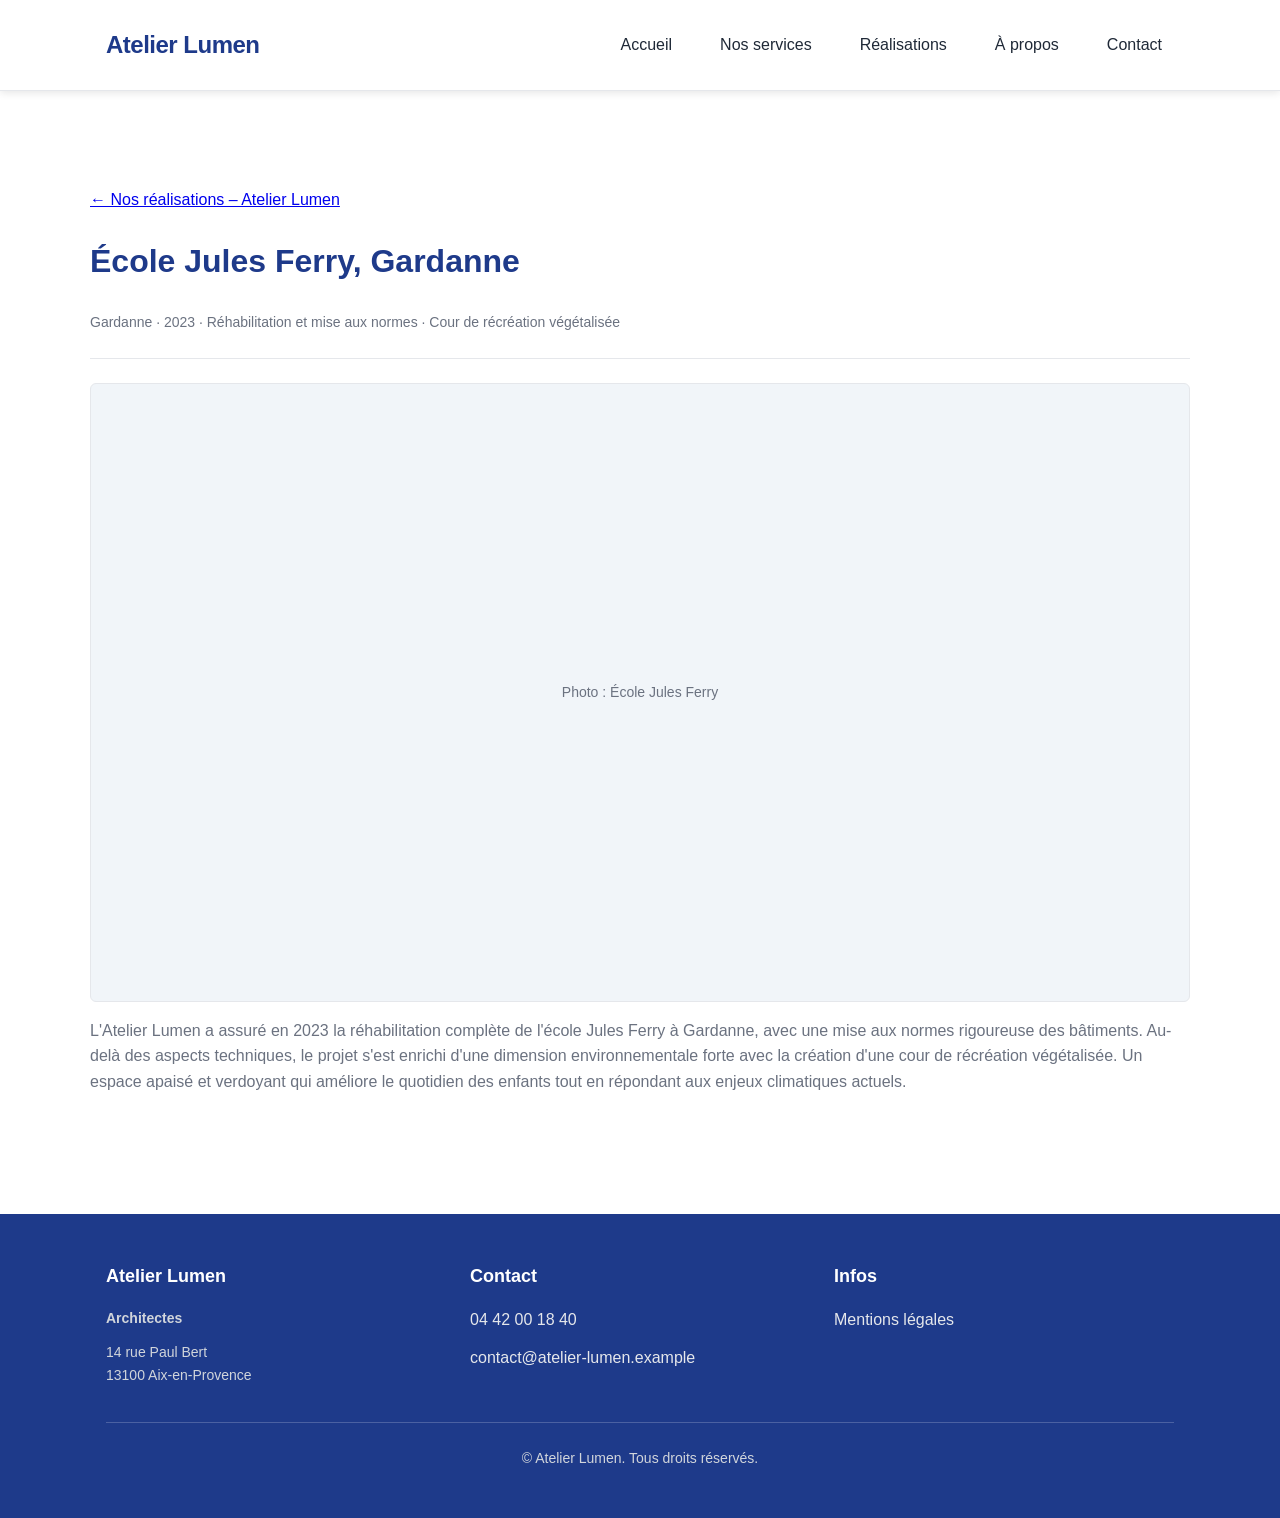
<file: realisation-ecole-jules-ferry.html>
<!doctype html>
<html lang="fr">
<head>
<meta charset="utf-8">
<meta name="viewport" content="width=device-width, initial-scale=1">
<title>École Jules Ferry, Gardanne · Atelier Lumen – Cabinet d&#39;architecture</title>
<meta name="description" content="L&#39;Atelier Lumen a assuré en 2023 la réhabilitation complète de l&#39;école Jules Ferry à Gardanne, avec une mise aux normes rigoureuse des bâtiments. Au-delà d">
<meta name="robots" content="noindex, nofollow">
<link rel="stylesheet" href="style.css">
</head>
<body>
<header class="site-header">
  <div class="container">
    <a href="index.html" class="logo">Atelier Lumen</a>
    <nav class="site-nav" aria-label="Menu principal"><a href="index.html">Accueil</a><a href="nos-services.html">Nos services</a><a href="realisations.html">Réalisations</a><a href="a-propos.html">À propos</a><a href="contact.html">Contact</a></nav>
  </div>
</header>
<main id="contenu">
<section class="section"><div class="container detail">
<p><a href="realisations.html">← Nos réalisations – Atelier Lumen</a></p>
<h1>École Jules Ferry, Gardanne</h1>
<p class="detail-meta">Gardanne · 2023 · Réhabilitation et mise aux normes · Cour de récréation végétalisée</p>
<div class="placeholder-img" role="img" aria-label="Photo : École Jules Ferry">Photo : École Jules Ferry</div>
<p>L&#39;Atelier Lumen a assuré en 2023 la réhabilitation complète de l&#39;école Jules Ferry à Gardanne, avec une mise aux normes rigoureuse des bâtiments. Au-delà des aspects techniques, le projet s&#39;est enrichi d&#39;une dimension environnementale forte avec la création d&#39;une cour de récréation végétalisée. Un espace apaisé et verdoyant qui améliore le quotidien des enfants tout en répondant aux enjeux climatiques actuels.</p>
</div></section>
</main>
<footer class="site-footer">
  <div class="container">
    <div>
      <h3>Atelier Lumen</h3>
      <p><strong>Architectes</strong></p>
      <p>14 rue Paul Bert<br>13100 Aix-en-Provence</p>
    </div>
    <div>
      <h3>Contact</h3>
      <a href="tel:0442001840">04 42 00 18 40</a>
      <a href="mailto:contact@atelier-lumen.example">contact@atelier-lumen.example</a>
    </div>
    <div>
      <h3>Infos</h3>
      <a href="mentions-legales.html">Mentions légales</a>
    </div>
    <div class="copyright">
      © <span id="year"></span> Atelier Lumen. Tous droits réservés.
      
    </div>
  </div>
</footer>
</body>
</html>
</file>
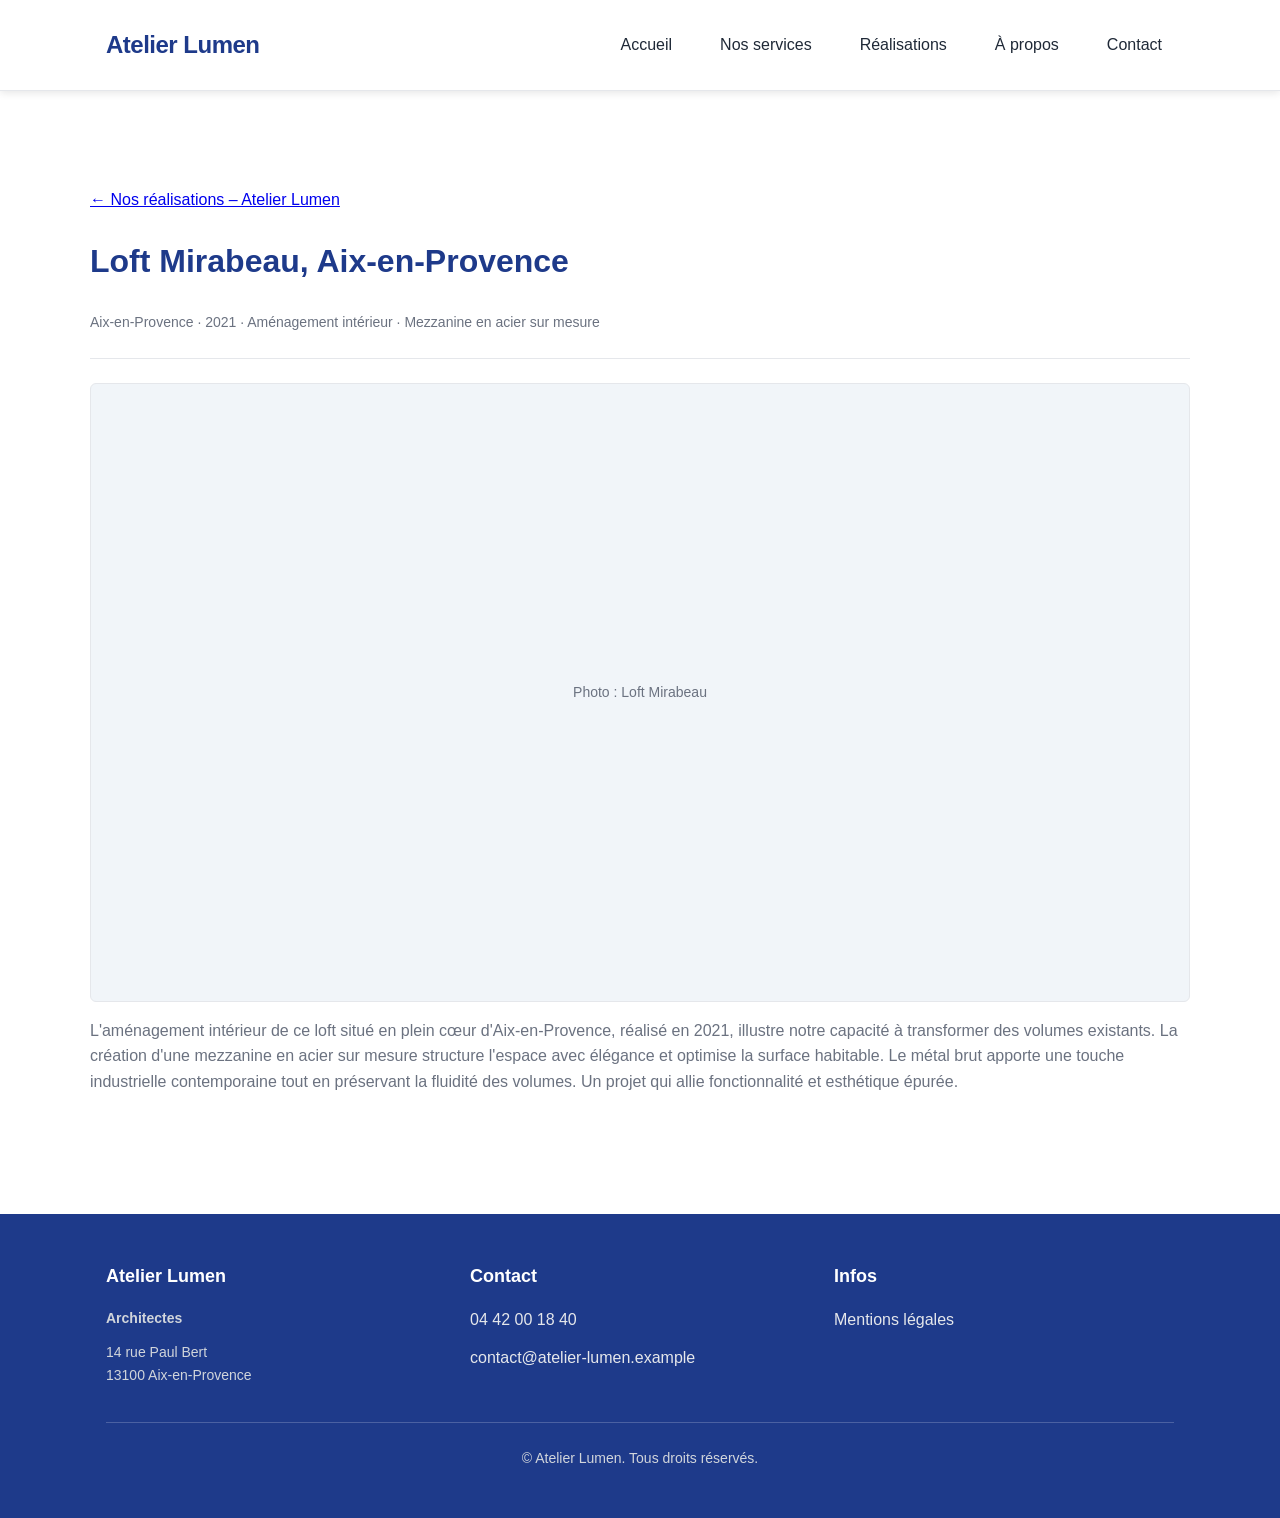
<file: realisation-loft-mirabeau.html>
<!doctype html>
<html lang="fr">
<head>
<meta charset="utf-8">
<meta name="viewport" content="width=device-width, initial-scale=1">
<title>Loft Mirabeau, Aix-en-Provence · Atelier Lumen – Cabinet d&#39;architecture</title>
<meta name="description" content="L&#39;aménagement intérieur de ce loft situé en plein cœur d&#39;Aix-en-Provence, réalisé en 2021, illustre notre capacité à transformer des volumes existants. La ">
<meta name="robots" content="noindex, nofollow">
<link rel="stylesheet" href="style.css">
</head>
<body>
<header class="site-header">
  <div class="container">
    <a href="index.html" class="logo">Atelier Lumen</a>
    <nav class="site-nav" aria-label="Menu principal"><a href="index.html">Accueil</a><a href="nos-services.html">Nos services</a><a href="realisations.html">Réalisations</a><a href="a-propos.html">À propos</a><a href="contact.html">Contact</a></nav>
  </div>
</header>
<main id="contenu">
<section class="section"><div class="container detail">
<p><a href="realisations.html">← Nos réalisations – Atelier Lumen</a></p>
<h1>Loft Mirabeau, Aix-en-Provence</h1>
<p class="detail-meta">Aix-en-Provence · 2021 · Aménagement intérieur · Mezzanine en acier sur mesure</p>
<div class="placeholder-img" role="img" aria-label="Photo : Loft Mirabeau">Photo : Loft Mirabeau</div>
<p>L&#39;aménagement intérieur de ce loft situé en plein cœur d&#39;Aix-en-Provence, réalisé en 2021, illustre notre capacité à transformer des volumes existants. La création d&#39;une mezzanine en acier sur mesure structure l&#39;espace avec élégance et optimise la surface habitable. Le métal brut apporte une touche industrielle contemporaine tout en préservant la fluidité des volumes. Un projet qui allie fonctionnalité et esthétique épurée.</p>
</div></section>
</main>
<footer class="site-footer">
  <div class="container">
    <div>
      <h3>Atelier Lumen</h3>
      <p><strong>Architectes</strong></p>
      <p>14 rue Paul Bert<br>13100 Aix-en-Provence</p>
    </div>
    <div>
      <h3>Contact</h3>
      <a href="tel:0442001840">04 42 00 18 40</a>
      <a href="mailto:contact@atelier-lumen.example">contact@atelier-lumen.example</a>
    </div>
    <div>
      <h3>Infos</h3>
      <a href="mentions-legales.html">Mentions légales</a>
    </div>
    <div class="copyright">
      © <span id="year"></span> Atelier Lumen. Tous droits réservés.
      
    </div>
  </div>
</footer>
</body>
</html>
</file>
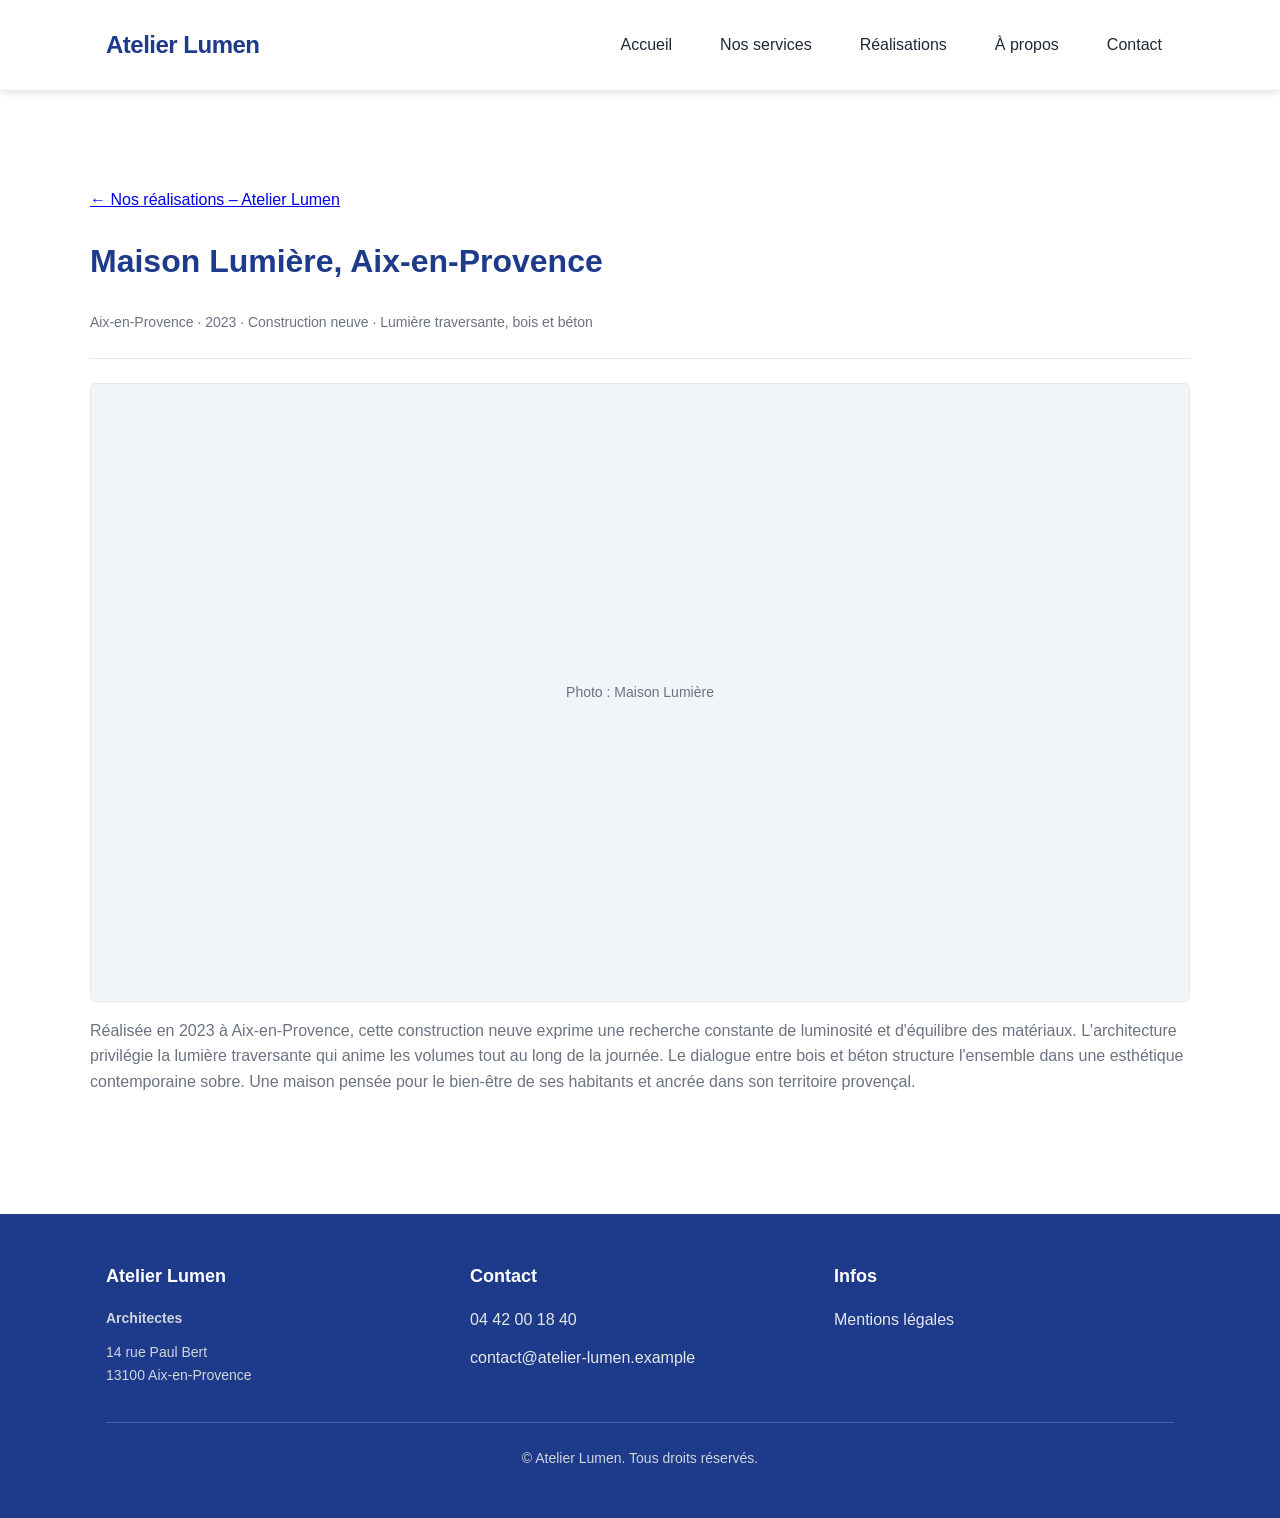
<file: realisation-maison-lumiere.html>
<!doctype html>
<html lang="fr">
<head>
<meta charset="utf-8">
<meta name="viewport" content="width=device-width, initial-scale=1">
<title>Maison Lumière, Aix-en-Provence · Atelier Lumen – Cabinet d&#39;architecture</title>
<meta name="description" content="Réalisée en 2023 à Aix-en-Provence, cette construction neuve exprime une recherche constante de luminosité et d&#39;équilibre des matériaux. L&#39;architecture pri">
<meta name="robots" content="noindex, nofollow">
<link rel="stylesheet" href="style.css">
</head>
<body>
<header class="site-header">
  <div class="container">
    <a href="index.html" class="logo">Atelier Lumen</a>
    <nav class="site-nav" aria-label="Menu principal"><a href="index.html">Accueil</a><a href="nos-services.html">Nos services</a><a href="realisations.html">Réalisations</a><a href="a-propos.html">À propos</a><a href="contact.html">Contact</a></nav>
  </div>
</header>
<main id="contenu">
<section class="section"><div class="container detail">
<p><a href="realisations.html">← Nos réalisations – Atelier Lumen</a></p>
<h1>Maison Lumière, Aix-en-Provence</h1>
<p class="detail-meta">Aix-en-Provence · 2023 · Construction neuve · Lumière traversante, bois et béton</p>
<div class="placeholder-img" role="img" aria-label="Photo : Maison Lumière">Photo : Maison Lumière</div>
<p>Réalisée en 2023 à Aix-en-Provence, cette construction neuve exprime une recherche constante de luminosité et d&#39;équilibre des matériaux. L&#39;architecture privilégie la lumière traversante qui anime les volumes tout au long de la journée. Le dialogue entre bois et béton structure l&#39;ensemble dans une esthétique contemporaine sobre. Une maison pensée pour le bien-être de ses habitants et ancrée dans son territoire provençal.</p>
</div></section>
</main>
<footer class="site-footer">
  <div class="container">
    <div>
      <h3>Atelier Lumen</h3>
      <p><strong>Architectes</strong></p>
      <p>14 rue Paul Bert<br>13100 Aix-en-Provence</p>
    </div>
    <div>
      <h3>Contact</h3>
      <a href="tel:0442001840">04 42 00 18 40</a>
      <a href="mailto:contact@atelier-lumen.example">contact@atelier-lumen.example</a>
    </div>
    <div>
      <h3>Infos</h3>
      <a href="mentions-legales.html">Mentions légales</a>
    </div>
    <div class="copyright">
      © <span id="year"></span> Atelier Lumen. Tous droits réservés.
      
    </div>
  </div>
</footer>
</body>
</html>
</file>
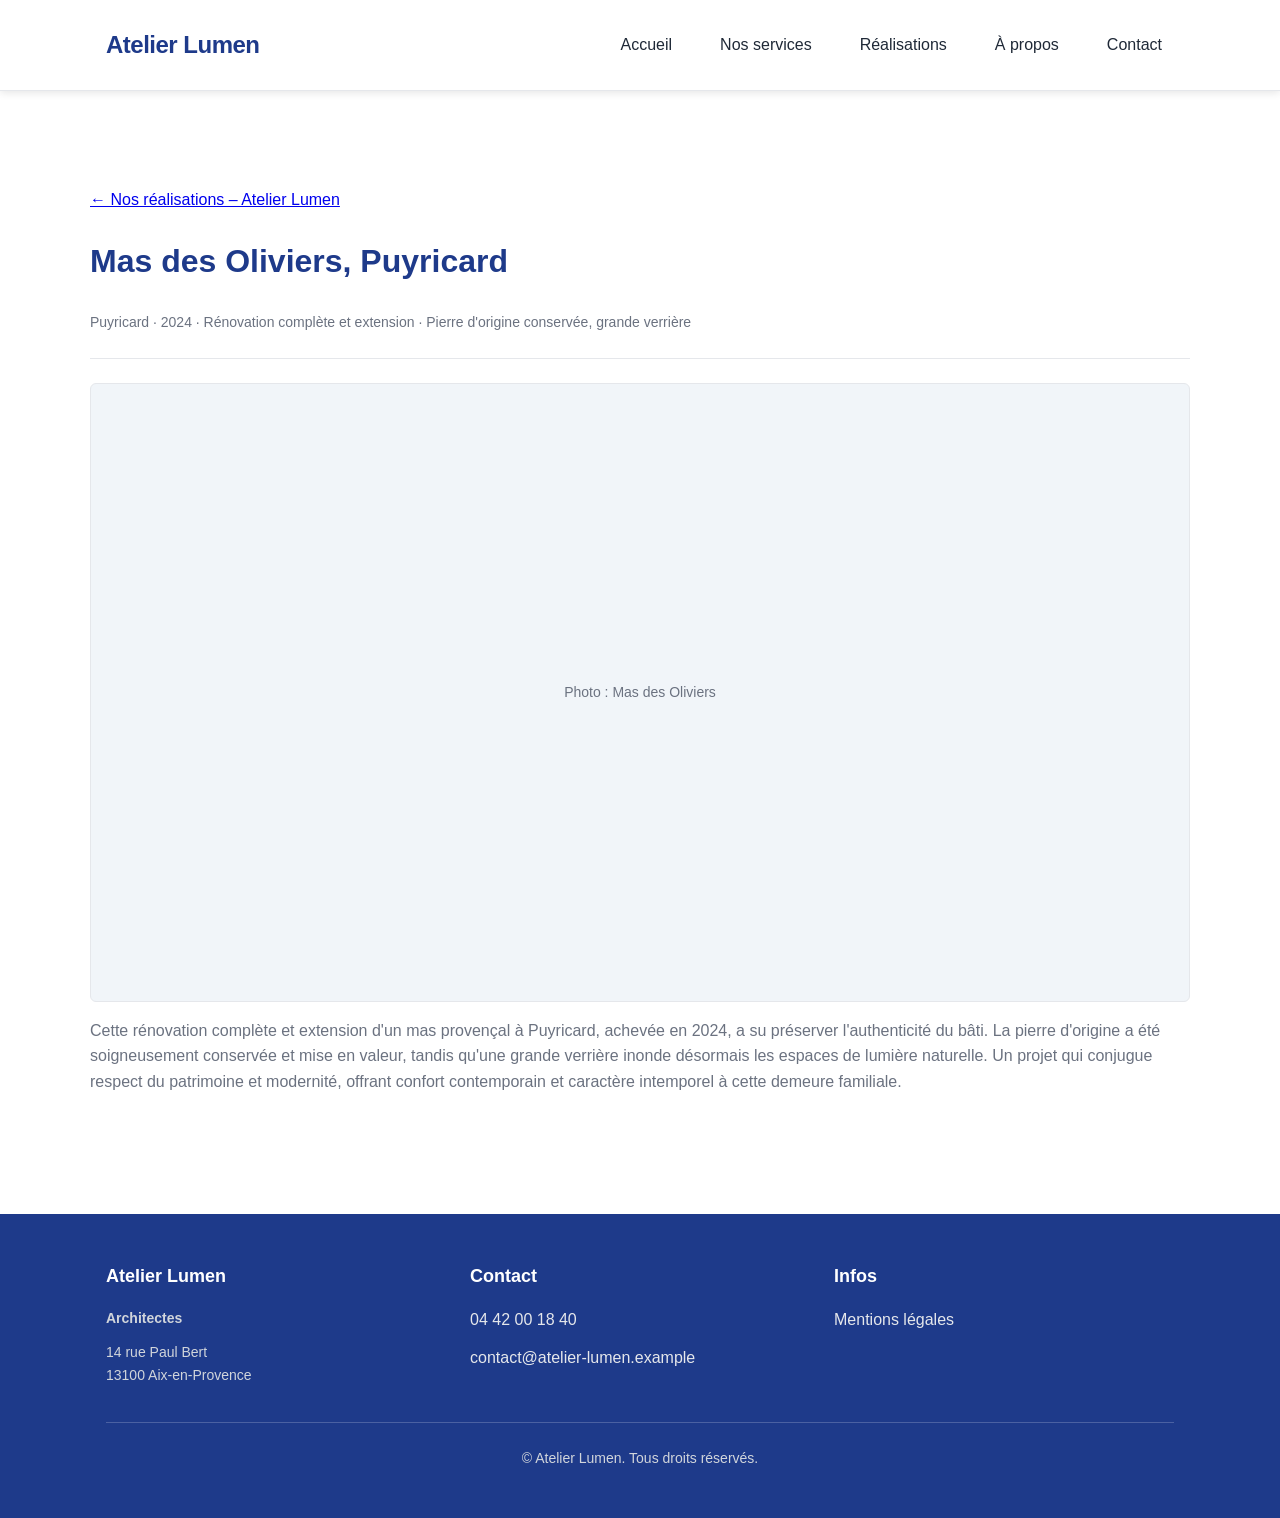
<file: realisation-mas-des-oliviers.html>
<!doctype html>
<html lang="fr">
<head>
<meta charset="utf-8">
<meta name="viewport" content="width=device-width, initial-scale=1">
<title>Mas des Oliviers, Puyricard · Atelier Lumen – Cabinet d&#39;architecture</title>
<meta name="description" content="Cette rénovation complète et extension d&#39;un mas provençal à Puyricard, achevée en 2024, a su préserver l&#39;authenticité du bâti. La pierre d&#39;origine a été so">
<meta name="robots" content="noindex, nofollow">
<link rel="stylesheet" href="style.css">
</head>
<body>
<header class="site-header">
  <div class="container">
    <a href="index.html" class="logo">Atelier Lumen</a>
    <nav class="site-nav" aria-label="Menu principal"><a href="index.html">Accueil</a><a href="nos-services.html">Nos services</a><a href="realisations.html">Réalisations</a><a href="a-propos.html">À propos</a><a href="contact.html">Contact</a></nav>
  </div>
</header>
<main id="contenu">
<section class="section"><div class="container detail">
<p><a href="realisations.html">← Nos réalisations – Atelier Lumen</a></p>
<h1>Mas des Oliviers, Puyricard</h1>
<p class="detail-meta">Puyricard · 2024 · Rénovation complète et extension · Pierre d&#39;origine conservée, grande verrière</p>
<div class="placeholder-img" role="img" aria-label="Photo : Mas des Oliviers">Photo : Mas des Oliviers</div>
<p>Cette rénovation complète et extension d&#39;un mas provençal à Puyricard, achevée en 2024, a su préserver l&#39;authenticité du bâti. La pierre d&#39;origine a été soigneusement conservée et mise en valeur, tandis qu&#39;une grande verrière inonde désormais les espaces de lumière naturelle. Un projet qui conjugue respect du patrimoine et modernité, offrant confort contemporain et caractère intemporel à cette demeure familiale.</p>
</div></section>
</main>
<footer class="site-footer">
  <div class="container">
    <div>
      <h3>Atelier Lumen</h3>
      <p><strong>Architectes</strong></p>
      <p>14 rue Paul Bert<br>13100 Aix-en-Provence</p>
    </div>
    <div>
      <h3>Contact</h3>
      <a href="tel:0442001840">04 42 00 18 40</a>
      <a href="mailto:contact@atelier-lumen.example">contact@atelier-lumen.example</a>
    </div>
    <div>
      <h3>Infos</h3>
      <a href="mentions-legales.html">Mentions légales</a>
    </div>
    <div class="copyright">
      © <span id="year"></span> Atelier Lumen. Tous droits réservés.
      
    </div>
  </div>
</footer>
</body>
</html>
</file>
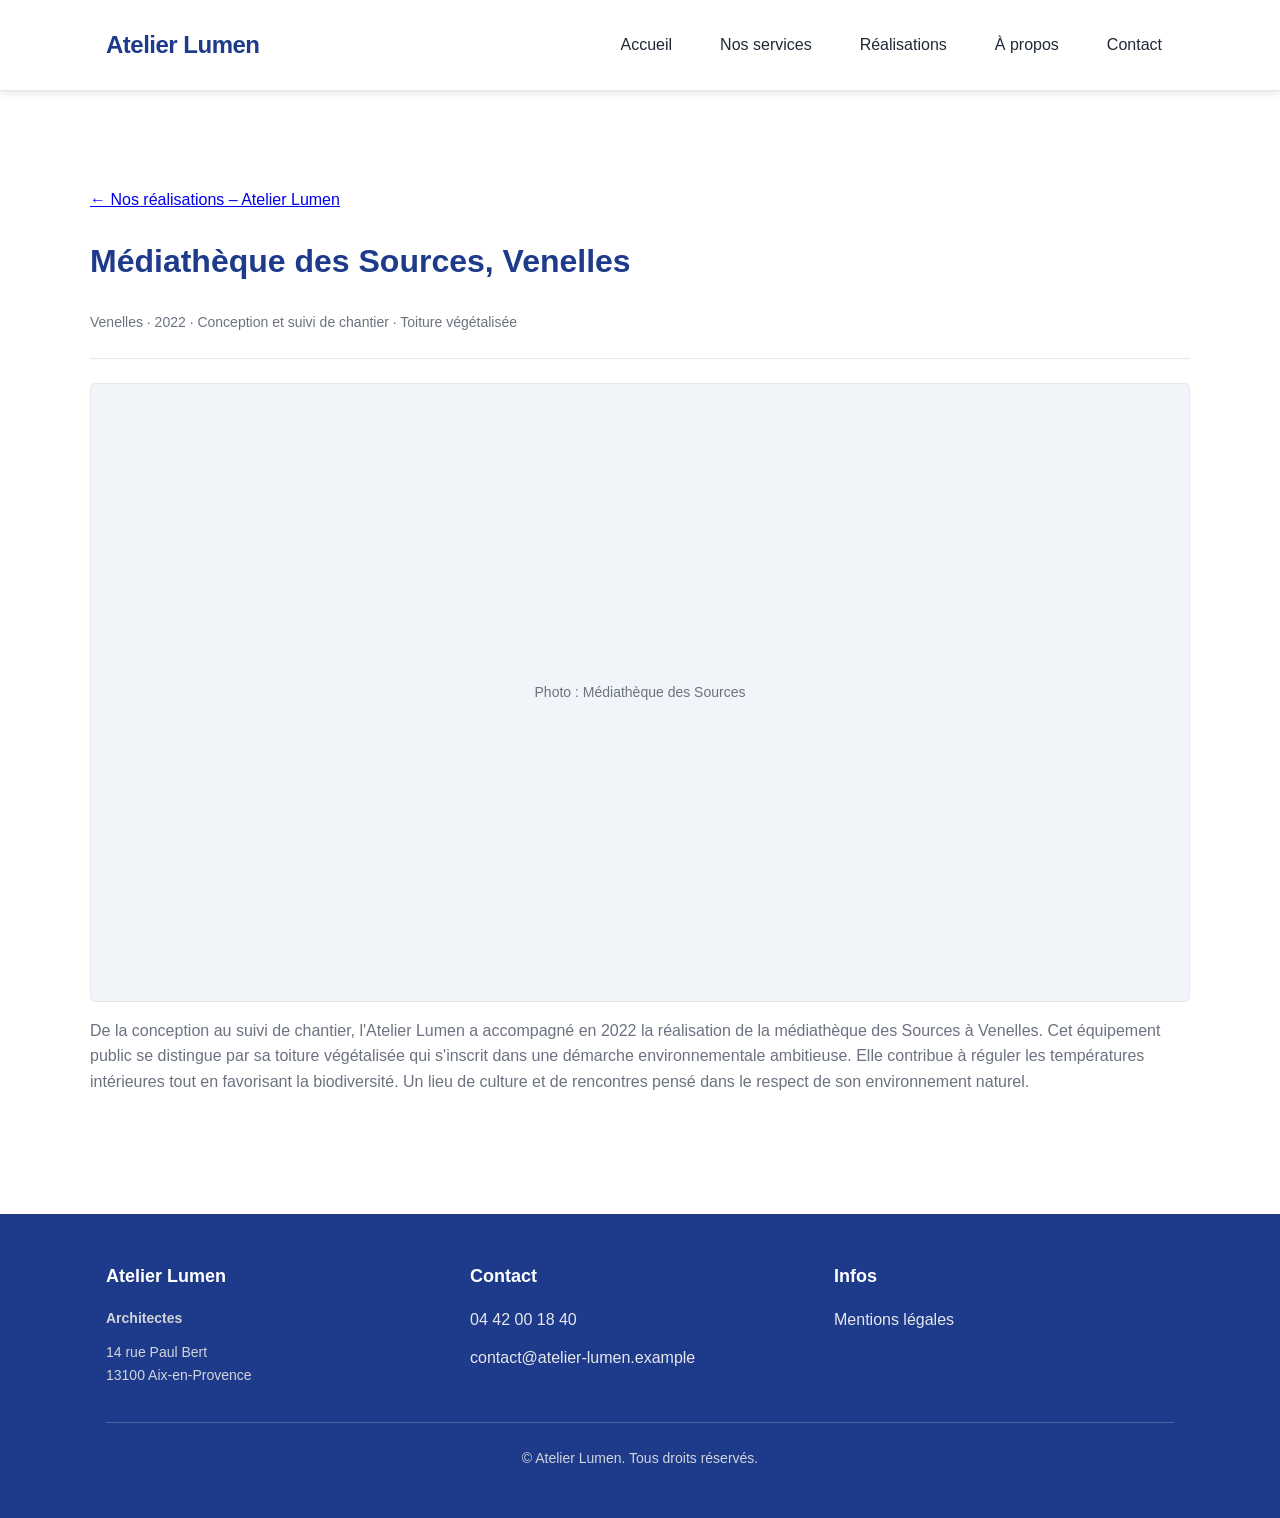
<file: realisation-mediatheque-des-sources.html>
<!doctype html>
<html lang="fr">
<head>
<meta charset="utf-8">
<meta name="viewport" content="width=device-width, initial-scale=1">
<title>Médiathèque des Sources, Venelles · Atelier Lumen – Cabinet d&#39;architecture</title>
<meta name="description" content="De la conception au suivi de chantier, l&#39;Atelier Lumen a accompagné en 2022 la réalisation de la médiathèque des Sources à Venelles. Cet équipement public ">
<meta name="robots" content="noindex, nofollow">
<link rel="stylesheet" href="style.css">
</head>
<body>
<header class="site-header">
  <div class="container">
    <a href="index.html" class="logo">Atelier Lumen</a>
    <nav class="site-nav" aria-label="Menu principal"><a href="index.html">Accueil</a><a href="nos-services.html">Nos services</a><a href="realisations.html">Réalisations</a><a href="a-propos.html">À propos</a><a href="contact.html">Contact</a></nav>
  </div>
</header>
<main id="contenu">
<section class="section"><div class="container detail">
<p><a href="realisations.html">← Nos réalisations – Atelier Lumen</a></p>
<h1>Médiathèque des Sources, Venelles</h1>
<p class="detail-meta">Venelles · 2022 · Conception et suivi de chantier · Toiture végétalisée</p>
<div class="placeholder-img" role="img" aria-label="Photo : Médiathèque des Sources">Photo : Médiathèque des Sources</div>
<p>De la conception au suivi de chantier, l&#39;Atelier Lumen a accompagné en 2022 la réalisation de la médiathèque des Sources à Venelles. Cet équipement public se distingue par sa toiture végétalisée qui s&#39;inscrit dans une démarche environnementale ambitieuse. Elle contribue à réguler les températures intérieures tout en favorisant la biodiversité. Un lieu de culture et de rencontres pensé dans le respect de son environnement naturel.</p>
</div></section>
</main>
<footer class="site-footer">
  <div class="container">
    <div>
      <h3>Atelier Lumen</h3>
      <p><strong>Architectes</strong></p>
      <p>14 rue Paul Bert<br>13100 Aix-en-Provence</p>
    </div>
    <div>
      <h3>Contact</h3>
      <a href="tel:0442001840">04 42 00 18 40</a>
      <a href="mailto:contact@atelier-lumen.example">contact@atelier-lumen.example</a>
    </div>
    <div>
      <h3>Infos</h3>
      <a href="mentions-legales.html">Mentions légales</a>
    </div>
    <div class="copyright">
      © <span id="year"></span> Atelier Lumen. Tous droits réservés.
      
    </div>
  </div>
</footer>
</body>
</html>
</file>
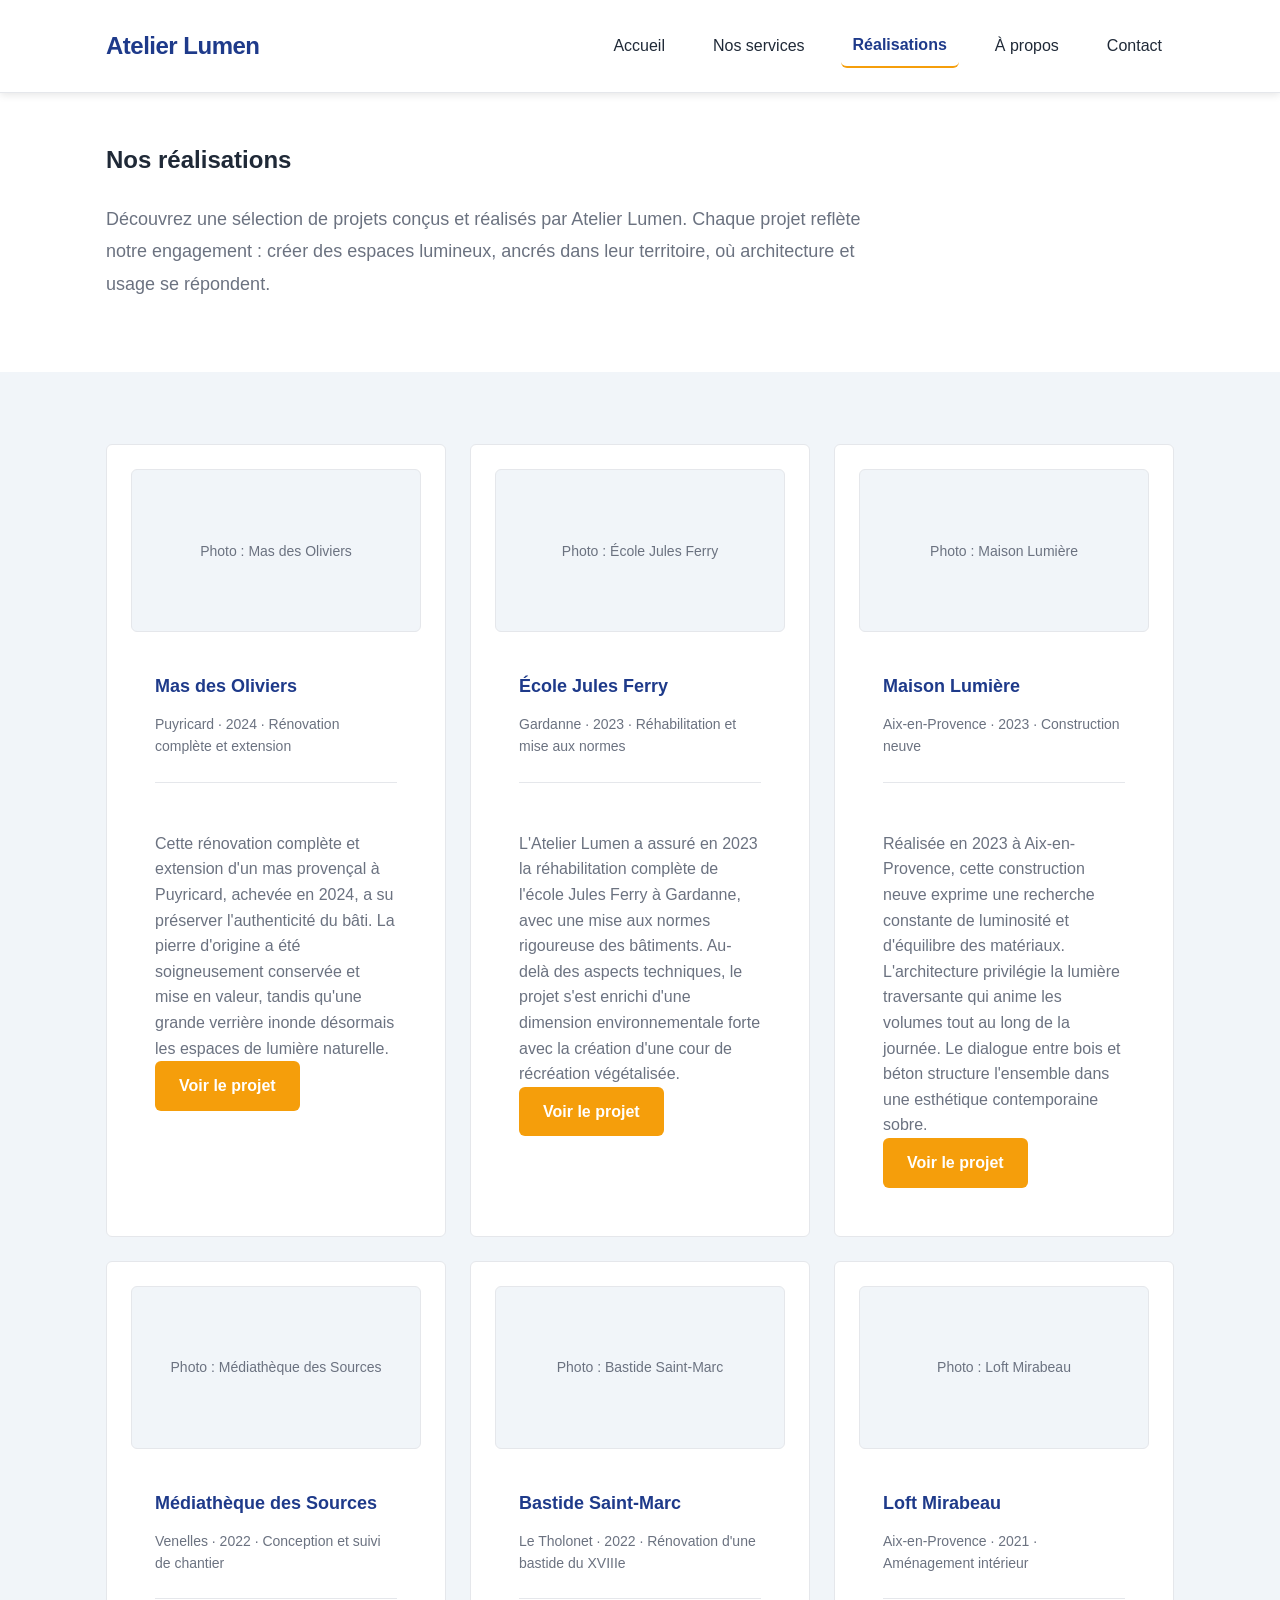
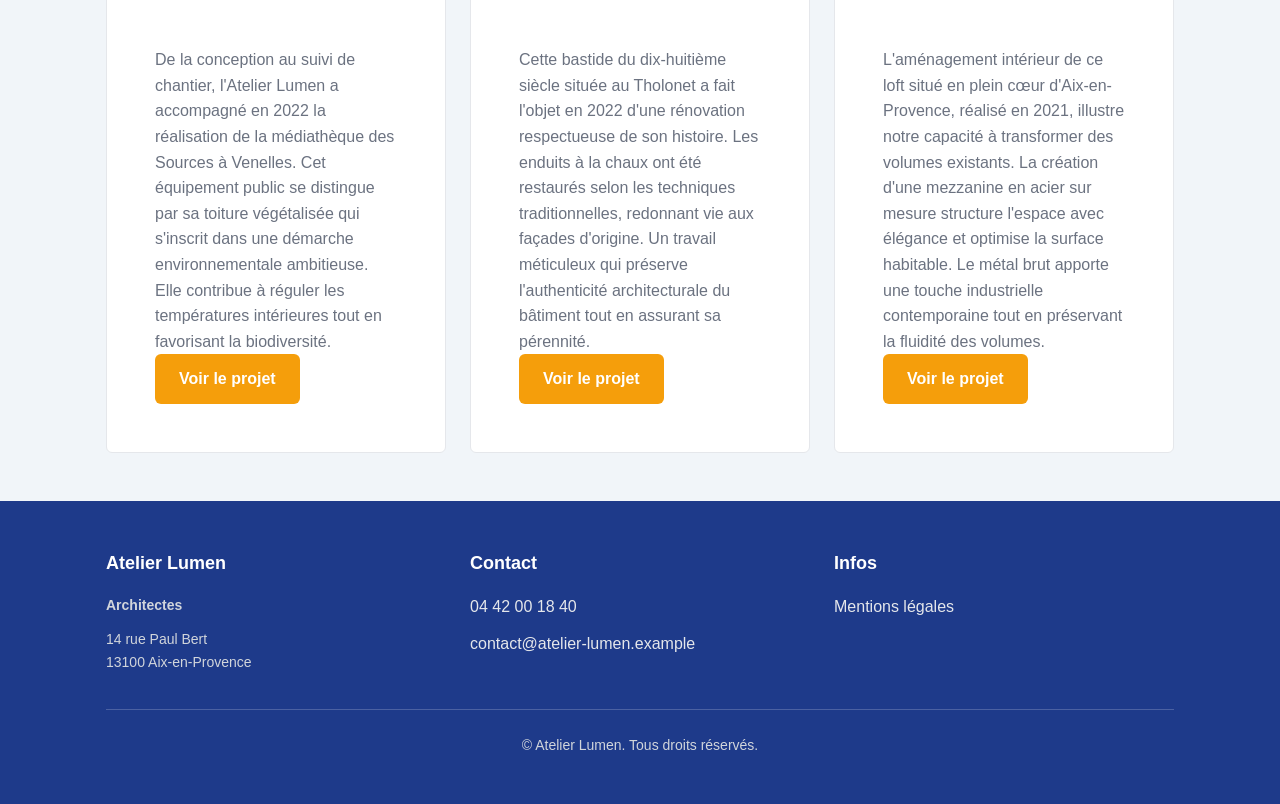
<file: realisations.html>
<!doctype html>
<html lang="fr">
<head>
<meta charset="utf-8">
<meta name="viewport" content="width=device-width, initial-scale=1">
<title>Nos réalisations – Atelier Lumen · Atelier Lumen – Cabinet d&#39;architecture</title>
<meta name="description" content="Portfolio de réalisations architecturales du cabinet Atelier Lumen : 6 projets de rénovation, construction neuve et réhabilitation en Provence.">
<meta name="robots" content="noindex, nofollow">
<link rel="stylesheet" href="style.css">
</head>
<body>
<header class="site-header">
  <div class="container">
    <a href="index.html" class="logo">Atelier Lumen</a>
    <nav class="site-nav" aria-label="Menu principal"><a href="index.html">Accueil</a><a href="nos-services.html">Nos services</a><a href="realisations.html" aria-current="page">Réalisations</a><a href="a-propos.html">À propos</a><a href="contact.html">Contact</a></nav>
  </div>
</header>
<main id="contenu">
<section class="section">
  <div class="container">
    <h1>Nos réalisations</h1>
    <p class="lead">Découvrez une sélection de projets conçus et réalisés par Atelier Lumen. Chaque projet reflète notre engagement : créer des espaces lumineux, ancrés dans leur territoire, où architecture et usage se répondent.</p>
  </div>
</section>

<section class="section-alt">
  <div class="container">
    <div class="grid">
      <!-- Mas des Oliviers -->
      <article class="card">
        <div class="placeholder-img" role="img" aria-label="Mas provençal rénové avec grande verrière et pierre d'origine conservée à Puyricard">Photo : Mas des Oliviers</div>
        <div style="padding: 1.5rem;">
          <h3>Mas des Oliviers</h3>
          <p class="detail-meta">Puyricard · 2024 · Rénovation complète et extension</p>
          <p>Cette rénovation complète et extension d'un mas provençal à Puyricard, achevée en 2024, a su préserver l'authenticité du bâti. La pierre d'origine a été soigneusement conservée et mise en valeur, tandis qu'une grande verrière inonde désormais les espaces de lumière naturelle.</p>
          <a href="realisation-mas-des-oliviers.html" class="btn">Voir le projet</a>
        </div>
      </article>

      <!-- École Jules Ferry -->
      <article class="card">
        <div class="placeholder-img" role="img" aria-label="École réhabilitée avec cour de récréation végétalisée à Gardanne">Photo : École Jules Ferry</div>
        <div style="padding: 1.5rem;">
          <h3>École Jules Ferry</h3>
          <p class="detail-meta">Gardanne · 2023 · Réhabilitation et mise aux normes</p>
          <p>L'Atelier Lumen a assuré en 2023 la réhabilitation complète de l'école Jules Ferry à Gardanne, avec une mise aux normes rigoureuse des bâtiments. Au-delà des aspects techniques, le projet s'est enrichi d'une dimension environnementale forte avec la création d'une cour de récréation végétalisée.</p>
          <a href="realisation-ecole-jules-ferry.html" class="btn">Voir le projet</a>
        </div>
      </article>

      <!-- Maison Lumière -->
      <article class="card">
        <div class="placeholder-img" role="img" aria-label="Maison neuve avec lumière traversante, bois et béton à Aix-en-Provence">Photo : Maison Lumière</div>
        <div style="padding: 1.5rem;">
          <h3>Maison Lumière</h3>
          <p class="detail-meta">Aix-en-Provence · 2023 · Construction neuve</p>
          <p>Réalisée en 2023 à Aix-en-Provence, cette construction neuve exprime une recherche constante de luminosité et d'équilibre des matériaux. L'architecture privilégie la lumière traversante qui anime les volumes tout au long de la journée. Le dialogue entre bois et béton structure l'ensemble dans une esthétique contemporaine sobre.</p>
          <a href="realisation-maison-lumiere.html" class="btn">Voir le projet</a>
        </div>
      </article>

      <!-- Médiathèque des Sources -->
      <article class="card">
        <div class="placeholder-img" role="img" aria-label="Médiathèque avec toiture végétalisée à Venelles">Photo : Médiathèque des Sources</div>
        <div style="padding: 1.5rem;">
          <h3>Médiathèque des Sources</h3>
          <p class="detail-meta">Venelles · 2022 · Conception et suivi de chantier</p>
          <p>De la conception au suivi de chantier, l'Atelier Lumen a accompagné en 2022 la réalisation de la médiathèque des Sources à Venelles. Cet équipement public se distingue par sa toiture végétalisée qui s'inscrit dans une démarche environnementale ambitieuse. Elle contribue à réguler les températures intérieures tout en favorisant la biodiversité.</p>
          <a href="realisation-mediatheque-des-sources.html" class="btn">Voir le projet</a>
        </div>
      </article>

      <!-- Bastide Saint-Marc -->
      <article class="card">
        <div class="placeholder-img" role="img" aria-label="Bastide du XVIIIe siècle rénovée avec restauration des enduits à la chaux au Tholonet">Photo : Bastide Saint-Marc</div>
        <div style="padding: 1.5rem;">
          <h3>Bastide Saint-Marc</h3>
          <p class="detail-meta">Le Tholonet · 2022 · Rénovation d'une bastide du XVIIIe</p>
          <p>Cette bastide du dix-huitième siècle située au Tholonet a fait l'objet en 2022 d'une rénovation respectueuse de son histoire. Les enduits à la chaux ont été restaurés selon les techniques traditionnelles, redonnant vie aux façades d'origine. Un travail méticuleux qui préserve l'authenticité architecturale du bâtiment tout en assurant sa pérennité.</p>
          <a href="realisation-bastide-saint-marc.html" class="btn">Voir le projet</a>
        </div>
      </article>

      <!-- Loft Mirabeau -->
      <article class="card">
        <div class="placeholder-img" role="img" aria-label="Loft aménagé avec mezzanine en acier sur mesure à Aix-en-Provence">Photo : Loft Mirabeau</div>
        <div style="padding: 1.5rem;">
          <h3>Loft Mirabeau</h3>
          <p class="detail-meta">Aix-en-Provence · 2021 · Aménagement intérieur</p>
          <p>L'aménagement intérieur de ce loft situé en plein cœur d'Aix-en-Provence, réalisé en 2021, illustre notre capacité à transformer des volumes existants. La création d'une mezzanine en acier sur mesure structure l'espace avec élégance et optimise la surface habitable. Le métal brut apporte une touche industrielle contemporaine tout en préservant la fluidité des volumes.</p>
          <a href="realisation-loft-mirabeau.html" class="btn">Voir le projet</a>
        </div>
      </article>
    </div>
  </div>
</section>
</main>
<footer class="site-footer">
  <div class="container">
    <div>
      <h3>Atelier Lumen</h3>
      <p><strong>Architectes</strong></p>
      <p>14 rue Paul Bert<br>13100 Aix-en-Provence</p>
    </div>
    <div>
      <h3>Contact</h3>
      <a href="tel:0442001840">04 42 00 18 40</a>
      <a href="mailto:contact@atelier-lumen.example">contact@atelier-lumen.example</a>
    </div>
    <div>
      <h3>Infos</h3>
      <a href="mentions-legales.html">Mentions légales</a>
    </div>
    <div class="copyright">
      © <span id="year"></span> Atelier Lumen. Tous droits réservés.
      
    </div>
  </div>
</footer>
</body>
</html>
</file>
<file: style.css>
/* Variables de couleur et typographie */
:root {
  --color-primary: #1E3A8A;
  --color-secondary: #F59E0B;
  --color-bg: #F1F5F9;
  --color-text: #1F2937;
  --color-text-light: #6B7280;
  --color-border: #E5E7EB;
  --color-white: #FFFFFF;
  --font-family: -apple-system, BlinkMacSystemFont, "Segoe UI", Roboto, "Helvetica Neue", Arial, sans-serif;
  --font-size-base: 16px;
  --font-size-sm: 14px;
  --font-size-lg: 18px;
  --font-size-xl: 24px;
  --font-size-2xl: 32px;
  --spacing-xs: 8px;
  --spacing-sm: 12px;
  --spacing-md: 16px;
  --spacing-lg: 24px;
  --spacing-xl: 32px;
  --spacing-2xl: 48px;
  --radius: 6px;
  --shadow: 0 2px 8px rgba(0, 0, 0, 0.1);
}

/* Reset et styles de base */
* {
  margin: 0;
  padding: 0;
  box-sizing: border-box;
}

html {
  scroll-behavior: smooth;
}

body {
  font-family: var(--font-family);
  font-size: var(--font-size-base);
  line-height: 1.6;
  color: var(--color-text);
  background-color: var(--color-white);
}

/* Conteneur principal */
.container {
  max-width: 1100px;
  margin: 0 auto;
  padding: 0 var(--spacing-md);
}

/* En-tête */
.site-header {
  background-color: var(--color-white);
  border-bottom: 1px solid var(--color-border);
  padding: var(--spacing-lg) 0;
  position: sticky;
  top: 0;
  z-index: 100;
  box-shadow: var(--shadow);
}

.site-header .container {
  display: flex;
  justify-content: space-between;
  align-items: center;
  gap: var(--spacing-lg);
}

.logo {
  font-size: var(--font-size-xl);
  font-weight: 700;
  color: var(--color-primary);
  text-decoration: none;
  letter-spacing: -0.5px;
}

.logo:hover {
  color: var(--color-secondary);
}

.logo:focus {
  outline: 2px solid var(--color-secondary);
  outline-offset: 4px;
  border-radius: var(--radius);
}

/* Navigation */
.site-nav {
  display: flex;
  gap: var(--spacing-lg);
  flex-wrap: wrap;
  align-items: center;
}

.site-nav a {
  color: var(--color-text);
  text-decoration: none;
  font-weight: 500;
  padding: var(--spacing-xs) var(--spacing-sm);
  border-radius: var(--radius);
  transition: color 0.2s;
}

.site-nav a:hover {
  color: var(--color-primary);
}

.site-nav a:focus {
  outline: 2px solid var(--color-secondary);
  outline-offset: 4px;
}

.site-nav a[aria-current="page"] {
  color: var(--color-primary);
  font-weight: 700;
  border-bottom: 2px solid var(--color-secondary);
}

/* Hero section */
.hero {
  background: linear-gradient(135deg, var(--color-primary) 0%, #2D5AA8 100%);
  color: var(--color-white);
  padding: var(--spacing-2xl) 0;
  text-align: center;
}

.hero .container {
  display: flex;
  flex-direction: column;
  gap: var(--spacing-lg);
}

.hero h1 {
  font-size: var(--font-size-2xl);
  line-height: 1.3;
  margin-bottom: var(--spacing-sm);
}

.hero p {
  font-size: var(--font-size-lg);
  opacity: 0.95;
  max-width: 600px;
  margin: 0 auto;
}

/* Lead (texte d'introduction) */
.lead {
  font-size: var(--font-size-lg);
  line-height: 1.8;
  color: var(--color-text);
  max-width: 800px;
  margin: var(--spacing-lg) 0;
}

/* Sections */
.section {
  padding: var(--spacing-2xl) 0;
}

.section-alt {
  background-color: var(--color-bg);
  padding: var(--spacing-2xl) 0;
}

.section h2 {
  font-size: var(--font-size-2xl);
  margin-bottom: var(--spacing-lg);
  color: var(--color-primary);
}

.section p {
  color: var(--color-text-light);
  margin-bottom: var(--spacing-lg);
}

/* Grille responsive */
.grid {
  display: grid;
  grid-template-columns: repeat(auto-fit, minmax(280px, 1fr));
  gap: var(--spacing-lg);
  margin-top: var(--spacing-lg);
}

/* Cartes */
.card {
  background-color: var(--color-white);
  border: 1px solid var(--color-border);
  border-radius: var(--radius);
  padding: var(--spacing-lg);
  transition: box-shadow 0.2s, transform 0.2s;
  text-decoration: none;
  color: inherit;
  display: flex;
  flex-direction: column;
}

.card:hover {
  box-shadow: var(--shadow);
  transform: translateY(-2px);
}

.card:focus {
  outline: 2px solid var(--color-secondary);
  outline-offset: 2px;
}

.card h3 {
  font-size: var(--font-size-lg);
  margin-bottom: var(--spacing-sm);
  color: var(--color-primary);
}

.card p {
  color: var(--color-text-light);
  flex-grow: 1;
}

.card .badge {
  display: inline-block;
  background-color: var(--color-secondary);
  color: var(--color-white);
  font-size: var(--font-size-sm);
  padding: var(--spacing-xs) var(--spacing-sm);
  border-radius: var(--radius);
  margin-top: var(--spacing-md);
  width: fit-content;
}

/* Boutons */
.btn, .btn-secondary {
  display: inline-block;
  padding: var(--spacing-sm) var(--spacing-lg);
  border-radius: var(--radius);
  text-decoration: none;
  font-weight: 600;
  cursor: pointer;
  border: none;
  font-size: var(--font-size-base);
  transition: background-color 0.2s, transform 0.1s;
}

.btn {
  background-color: var(--color-secondary);
  color: var(--color-white);
}

.btn:hover {
  background-color: #F59E0B;
  opacity: 0.9;
}

.btn:focus {
  outline: 2px solid var(--color-primary);
  outline-offset: 4px;
}

.btn:active {
  transform: scale(0.98);
}

.btn-secondary {
  background-color: var(--color-primary);
  color: var(--color-white);
}

.btn-secondary:hover {
  background-color: #1E3A8A;
  opacity: 0.9;
}

.btn-secondary:focus {
  outline: 2px solid var(--color-secondary);
  outline-offset: 4px;
}

/* Image placeholder */
.placeholder-img {
  width: 100%;
  aspect-ratio: 16 / 9;
  background-color: var(--color-bg);
  border-radius: var(--radius);
  display: flex;
  align-items: center;
  justify-content: center;
  color: var(--color-text-light);
  font-size: var(--font-size-sm);
  font-weight: 500;
  margin-bottom: var(--spacing-md);
  border: 1px solid var(--color-border);
}

/* Détail d'un élément */
.detail {
  padding: var(--spacing-2xl) 0;
}

.detail h1 {
  font-size: var(--font-size-2xl);
  margin-bottom: var(--spacing-lg);
  color: var(--color-primary);
}

.detail-meta {
  display: flex;
  gap: var(--spacing-md);
  flex-wrap: wrap;
  font-size: var(--font-size-sm);
  color: var(--color-text-light);
  margin-bottom: var(--spacing-2xl);
  padding-bottom: var(--spacing-lg);
  border-bottom: 1px solid var(--color-border);
}

.detail-meta span {
  display: flex;
  align-items: center;
}

.detail-meta strong {
  color: var(--color-text);
  margin-right: var(--spacing-xs);
}

/* Formulaire de contact */
.contact-form {
  display: flex;
  flex-direction: column;
  gap: var(--spacing-md);
  max-width: 600px;
}

.contact-form label {
  font-weight: 600;
  display: block;
  margin-bottom: var(--spacing-xs);
  color: var(--color-text);
}

.contact-form input,
.contact-form textarea {
  padding: var(--spacing-sm) var(--spacing-md);
  border: 1px solid var(--color-border);
  border-radius: var(--radius);
  font-family: var(--font-family);
  font-size: var(--font-size-base);
  transition: border-color 0.2s;
}

.contact-form input:focus,
.contact-form textarea:focus {
  outline: 2px solid var(--color-secondary);
  outline-offset: 0;
  border-color: var(--color-secondary);
}

.contact-form textarea {
  resize: vertical;
  min-height: 120px;
}

/* Pied de page */
.site-footer {
  background-color: var(--color-primary);
  color: var(--color-white);
  padding: var(--spacing-2xl) 0;
  margin-top: auto;
}

.site-footer .container {
  display: grid;
  grid-template-columns: repeat(auto-fit, minmax(250px, 1fr));
  gap: var(--spacing-lg);
}

.site-footer h3 {
  font-size: var(--font-size-lg);
  margin-bottom: var(--spacing-md);
}

.site-footer a {
  color: #E5E7EB;
  text-decoration: none;
  display: block;
  margin-bottom: var(--spacing-sm);
  transition: color 0.2s;
}

.site-footer a:hover {
  color: var(--color-secondary);
}

.site-footer a:focus {
  outline: 2px solid var(--color-secondary);
  outline-offset: 4px;
  border-radius: var(--radius);
}

.site-footer p {
  font-size: var(--font-size-sm);
  color: #D1D5DB;
  margin-bottom: var(--spacing-sm);
}

.site-footer .copyright {
  grid-column: 1 / -1;
  border-top: 1px solid rgba(255, 255, 255, 0.2);
  padding-top: var(--spacing-lg);
  font-size: var(--font-size-sm);
  text-align: center;
  color: #D1D5DB;
}

/* Responsive mobile */
@media (max-width: 640px) {
  .site-header .container {
    flex-direction: column;
    gap: var(--spacing-md);
    align-items: flex-start;
  }

  .site-nav {
    gap: var(--spacing-md);
    font-size: var(--font-size-sm);
  }

  .hero h1 {
    font-size: var(--font-size-xl);
  }

  .section h2 {
    font-size: var(--font-size-xl);
  }

  .detail h1 {
    font-size: var(--font-size-xl);
  }

  .grid {
    grid-template-columns: 1fr;
  }

  .site-footer .container {
    grid-template-columns: 1fr;
  }
}
</file>
